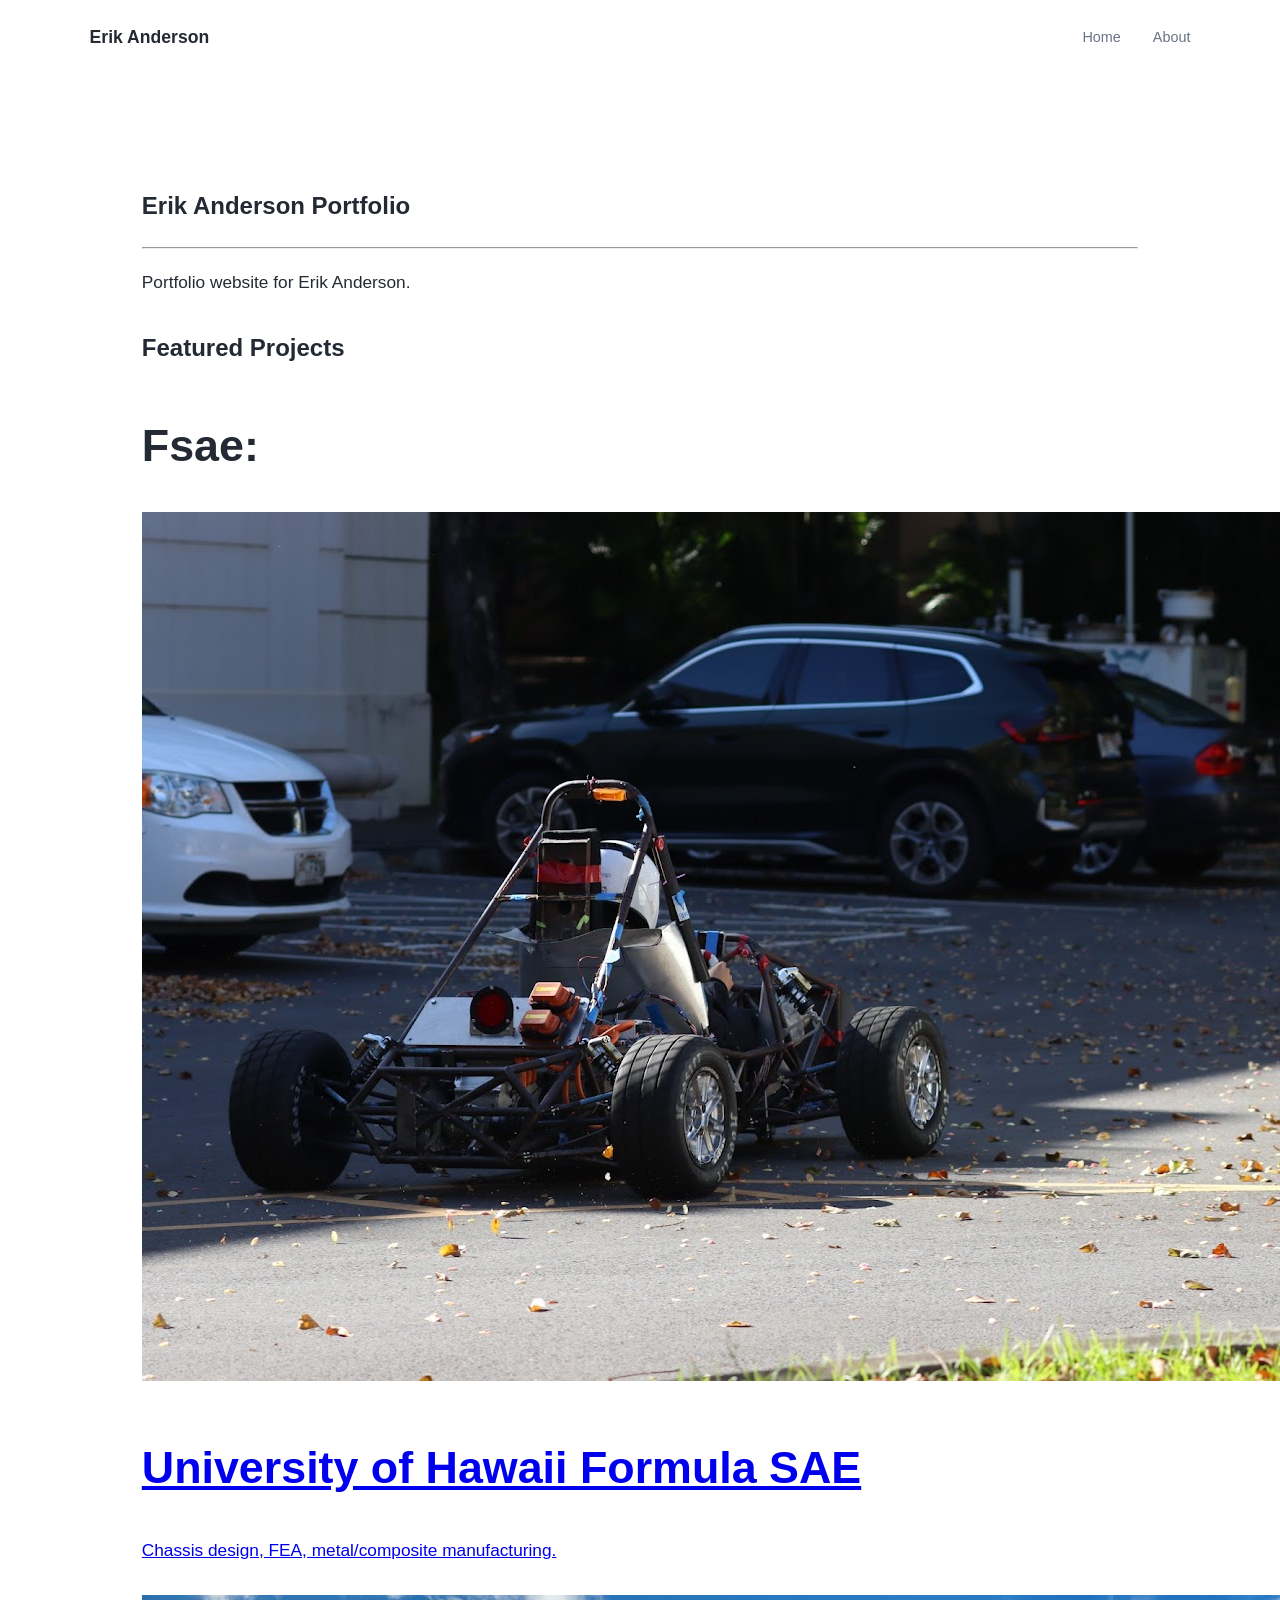
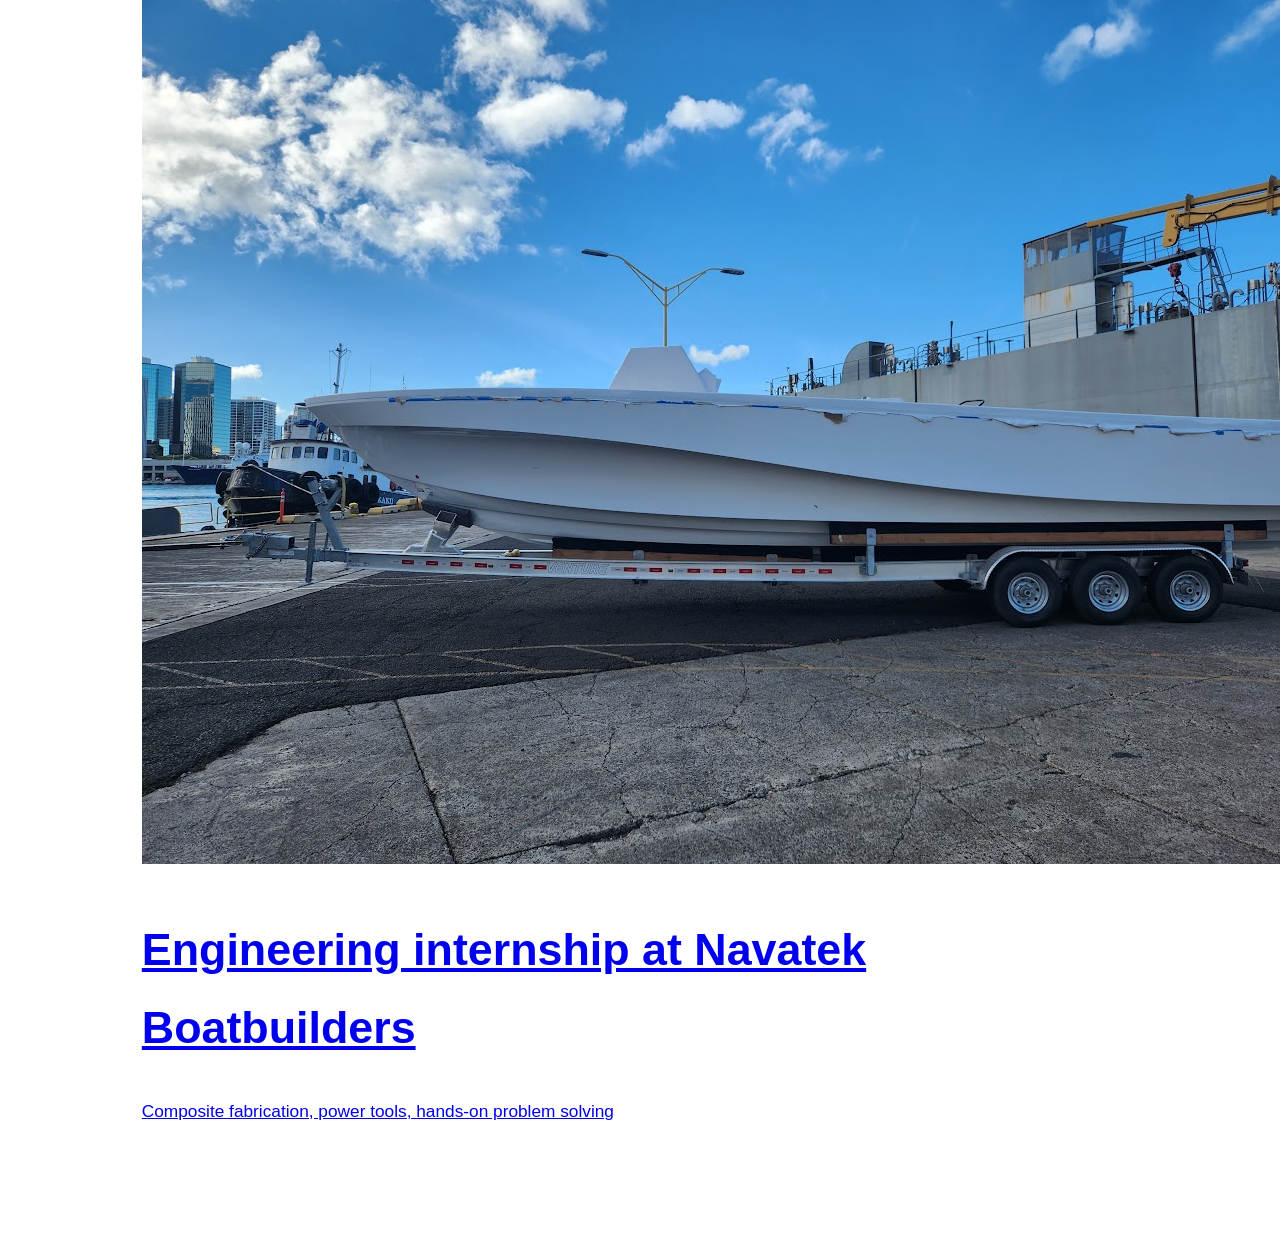
<file: index.html>
<!DOCTYPE html>
<html lang="en">
<head>
    <link rel="stylesheet" href="css/style.css">
    <meta charset="UTF-8">
    <meta name="viewport" content="width=device-width, initial-scale=1.0">
    <title>Erik Anderson Portfolio</title>
</head>
<body>

    <header class="site-header">
        <a href="./index.html" class="logo">Erik Anderson</a>
        <nav aria-label="Main navigation">
            <a href="./index.html">Home</a>
            <a href="about/index.html">About</a>
        </nav>
    </header>

    <main class= "project">

    <section>
    <h1>Erik Anderson Portfolio</h1>
    <hr>
    <p>Portfolio website for Erik Anderson.</p>
    <h1>Featured Projects</h1>
    <h2>Fsae:</h2>
    <div class="project-card">
    <a href="./projects/fsae.html">
        <img src="images/car.JPG" alt="UH Formula SAE car">
        <h2>University of Hawaii Formula SAE</h2>
        <p>Chassis design, FEA, metal/composite manufacturing.</p>
    </a>
    </div>
    <div class="project-card">
        <a href="./projects/nvt.html">
        <img src="images/nvt4.png" alt="Engineering internship at Navatek Boatbuilders">
        <h2>Engineering internship at Navatek Boatbuilders</h2>
        <p>Composite fabrication, power tools, hands-on problem solving</p>
    </a>
    </div>
</section>
</main>
</body>
</html>
</file>
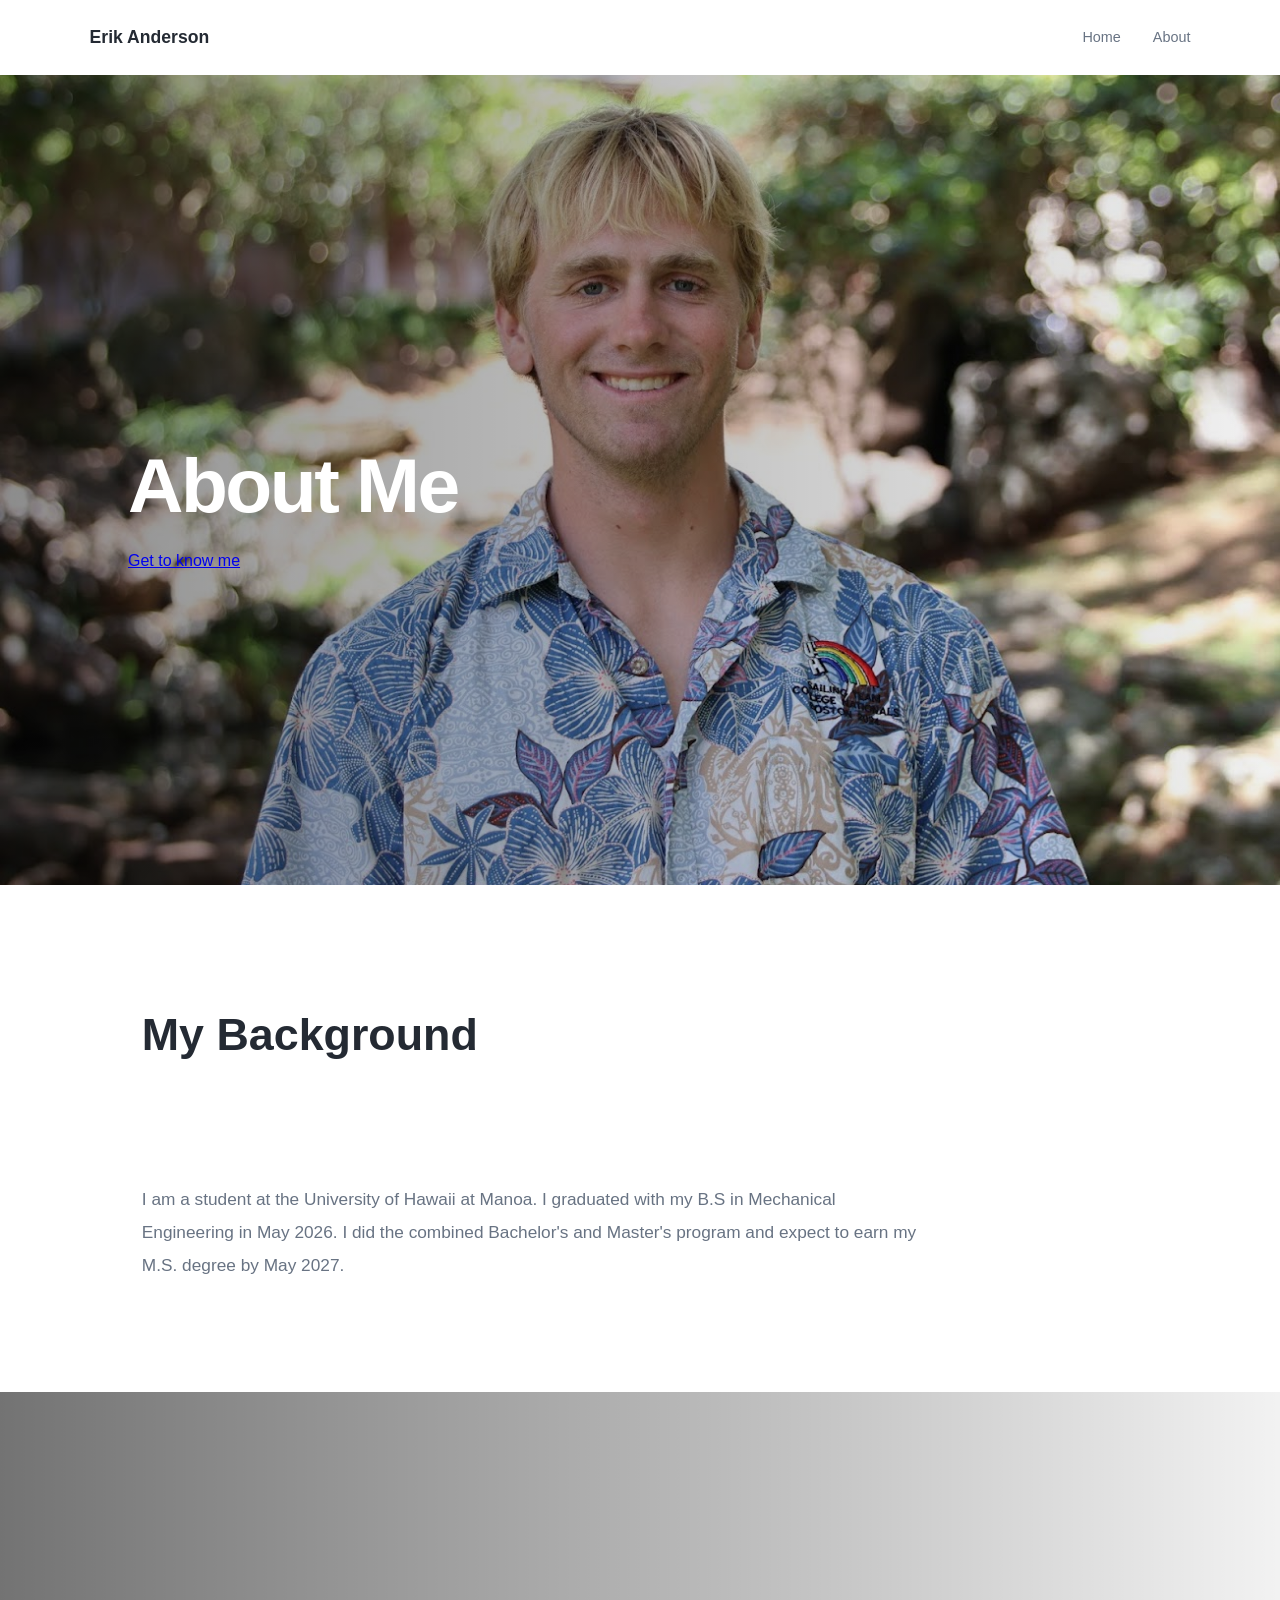
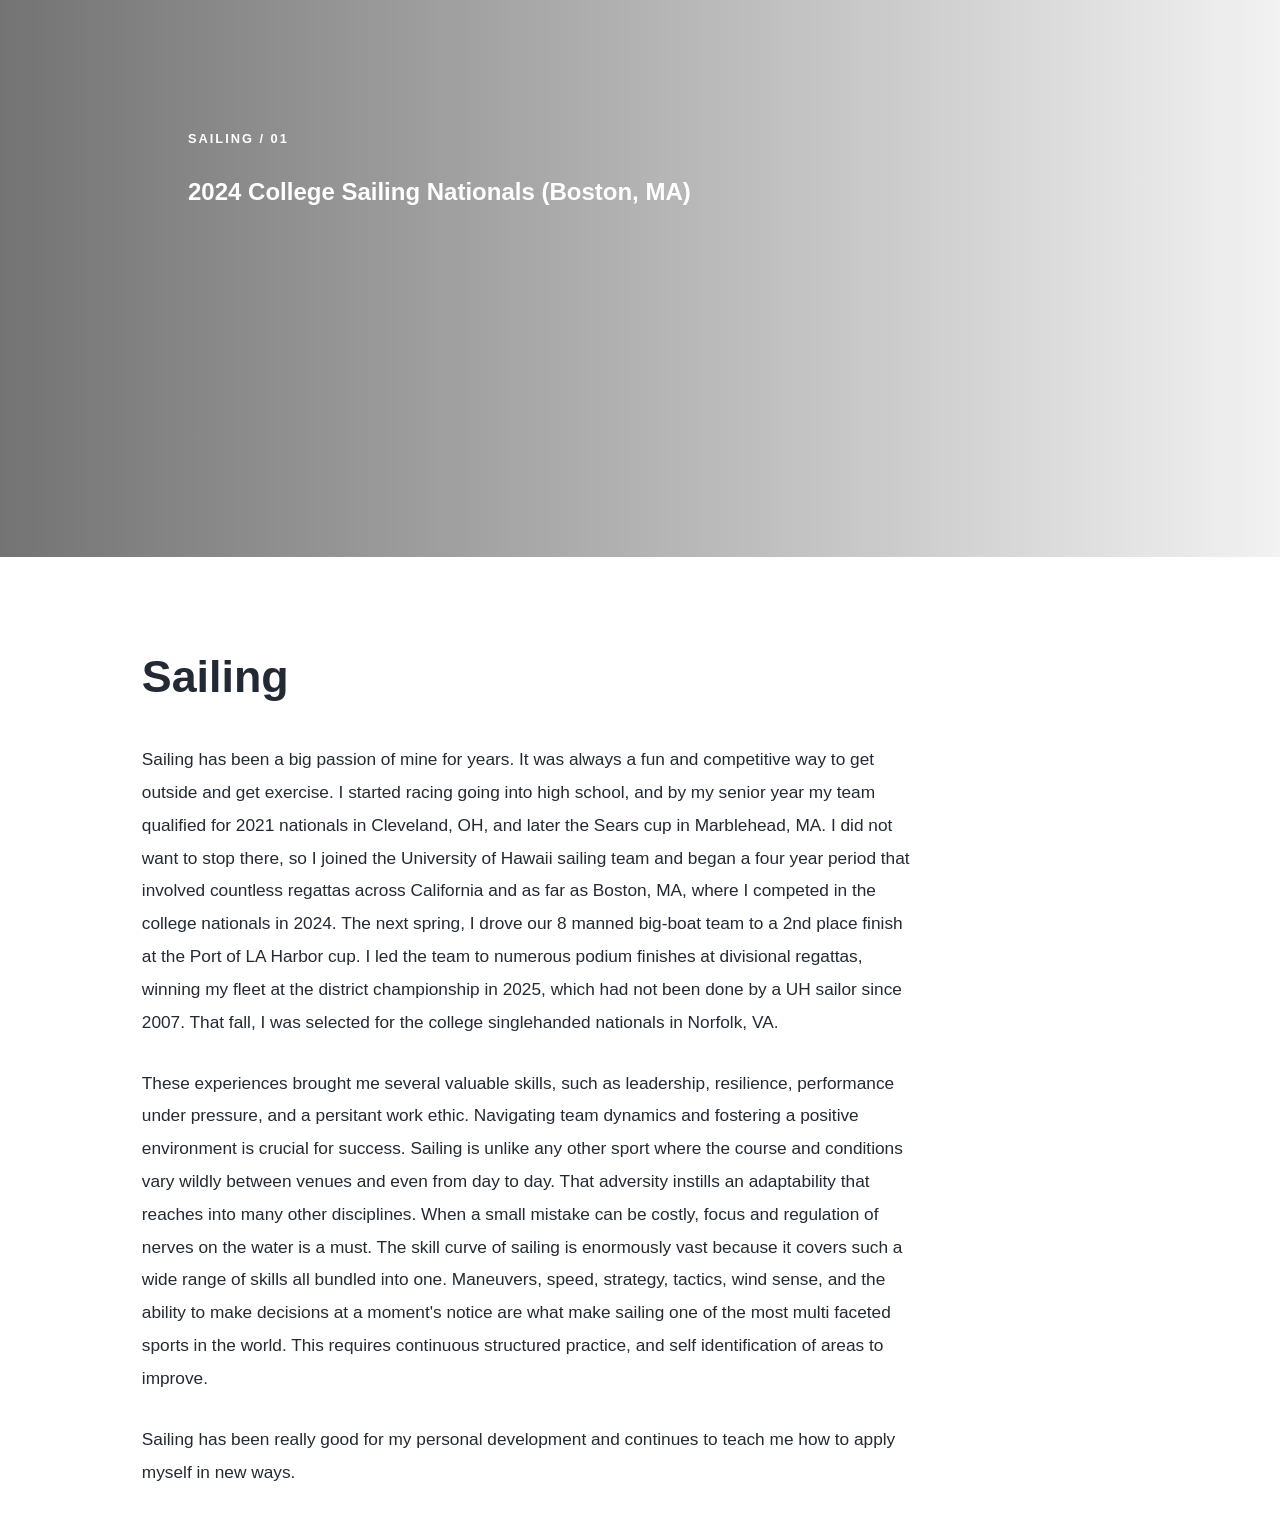
<file: about/index.html>
<!DOCTYPE html>
<html lang="en">
<head>
    <link rel="stylesheet" href="../css/style.css">
    <meta charset="UTF-8">
    <meta name="viewport" content="width=device-width, initial-scale=1.0">
    <title>Erik Anderson Portfolio</title>
</head>
<body>

    <header class="site-header">
        <a href="../index.html" class="logo">Erik Anderson</a>
        <nav aria-label="Projects">
            <a href="../index.html">Home</a>
            <a href="../about/index.html">About</a>
        </nav>
    </header>
    <main>



<section class="about-hero">
    <div class="hero-content">
        <h1>About Me</h1>
        <a href="#introduction" class="scroll-link">
            Get to know me
        </a>
    </div>

</section>
        <article class="project">
    <section id="introduction" class="content-section">    
    <h2>My Background</h2>
            </section>
    <section>

    <p class="subtitle">I am a student at the University of Hawaii at Manoa. I graduated with my B.S in Mechanical Engineering in May 2026. I did the combined Bachelor's and Master's program and expect to earn my M.S. degree by May 2027.</p>
    
</section>
</article>
<section class="image-break image-sailing">
    <div class="image-break-content">
        <p class="eyebrow">Sailing / 01</p>
        <h2>2024 College Sailing Nationals (Boston, MA)</h2>
    </div>
    </section>
    <article class="project">
        <h2>Sailing</h2>
        <p>Sailing has been a big passion of mine for years. It was always a fun and competitive way to get outside and get exercise. I started racing going into high school, and by my senior year my team qualified for 2021 nationals in Cleveland, OH, and
            later the Sears cup in Marblehead, MA. I did not want to stop there, so I joined the University of Hawaii sailing team and began a four year period that involved countless regattas across California and as far as Boston, MA, where I competed in
            the college nationals in 2024. The next spring, I drove our 8 manned big-boat team to a 2nd place finish at the Port of LA Harbor cup. I led the team to numerous podium finishes at divisional regattas, winning my fleet at the district championship
            in 2025, which had not been done by a UH sailor since 2007. That fall, I was selected for the college singlehanded nationals in Norfolk, VA.
        </p>
        <p>These experiences brought me several valuable skills, such as leadership, resilience, performance under pressure, and a persitant work ethic. Navigating team dynamics and fostering a positive environment is crucial for success. Sailing is unlike any
            other sport where the course and conditions vary wildly between venues and even from day to day. That adversity instills an adaptability that reaches into many other disciplines. When a small mistake can be costly, focus and regulation of nerves on
            the water is a must. The skill curve of sailing is enormously vast because it covers such a wide range of skills all bundled into one. Maneuvers, speed, strategy, tactics, wind sense, and the ability to make decisions at a moment's notice are what
            make sailing one of the most multi faceted sports in the world. This requires continuous structured practice, and self identification of areas to improve.
        </p>
        <p>Sailing has been really good for my personal development and continues to teach me how to apply myself in new ways.</p>
    </article>
</main>
    </body>
    </html>
</file>
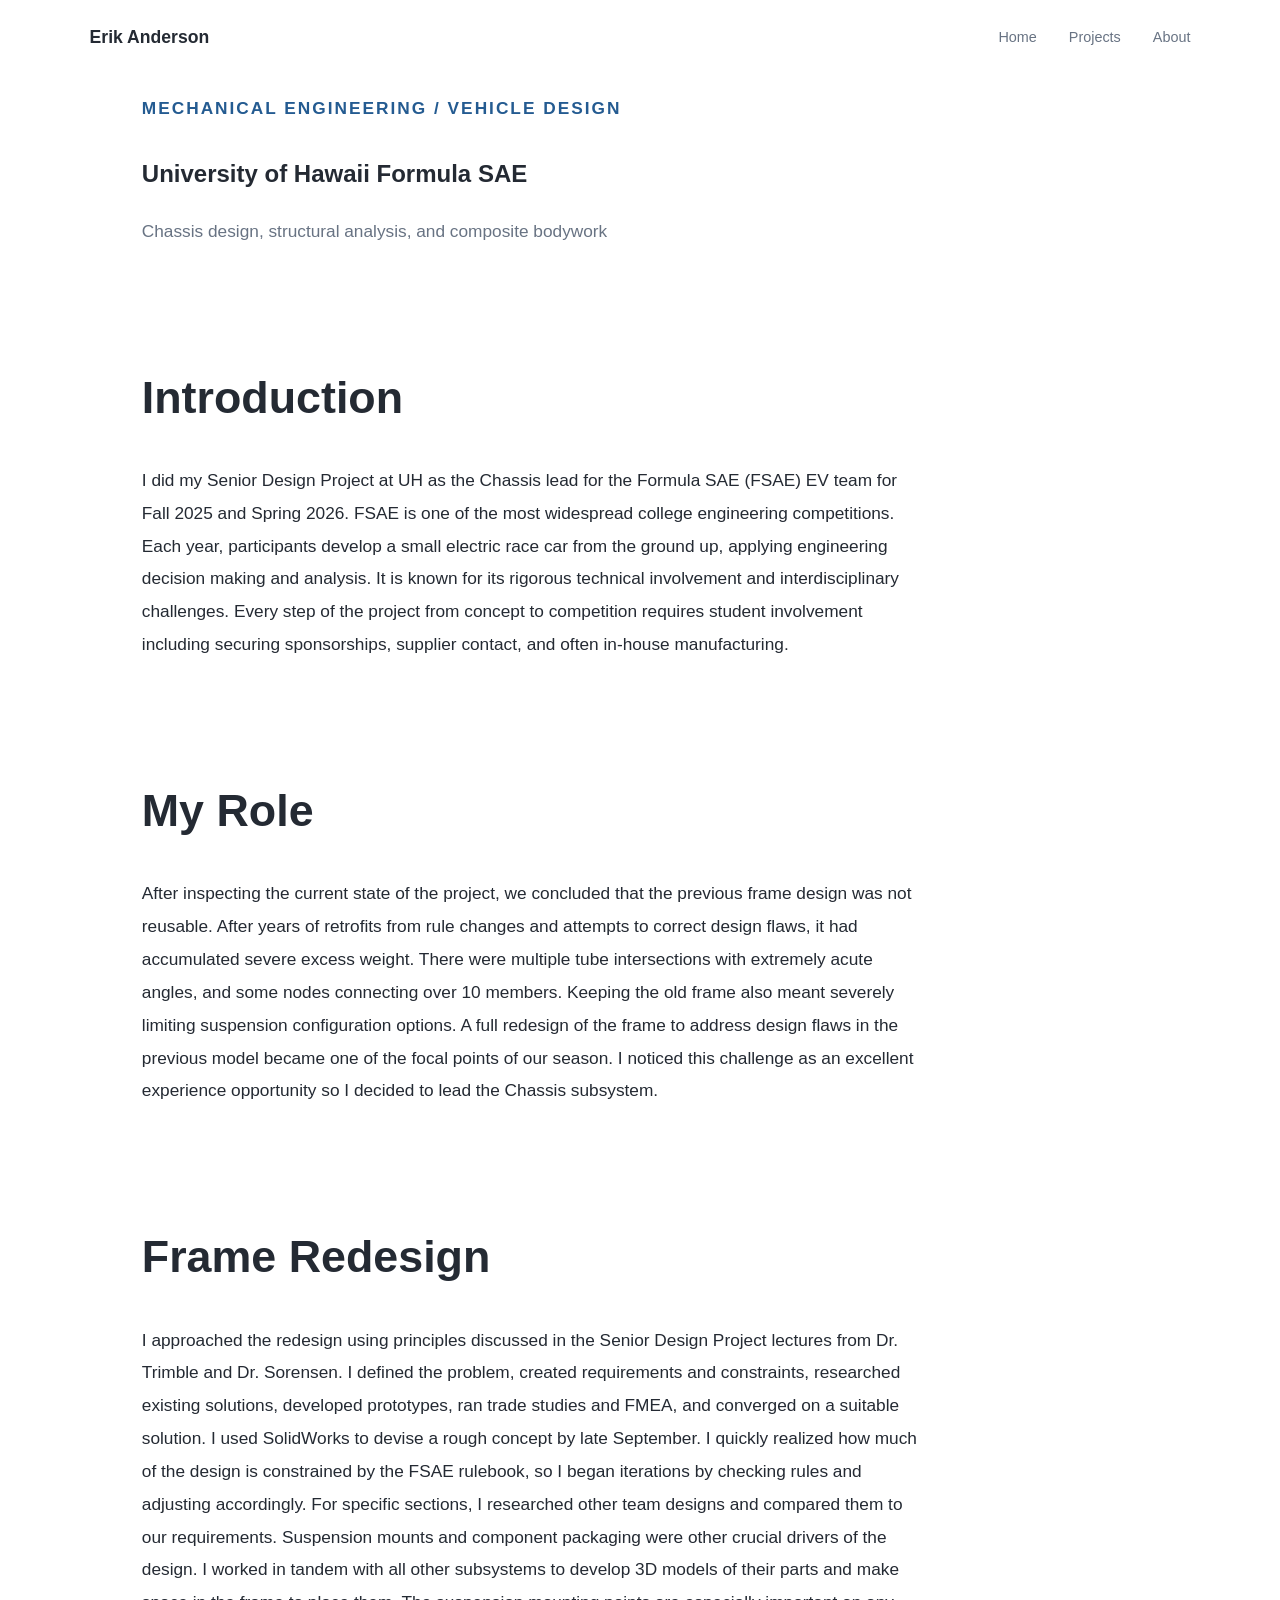
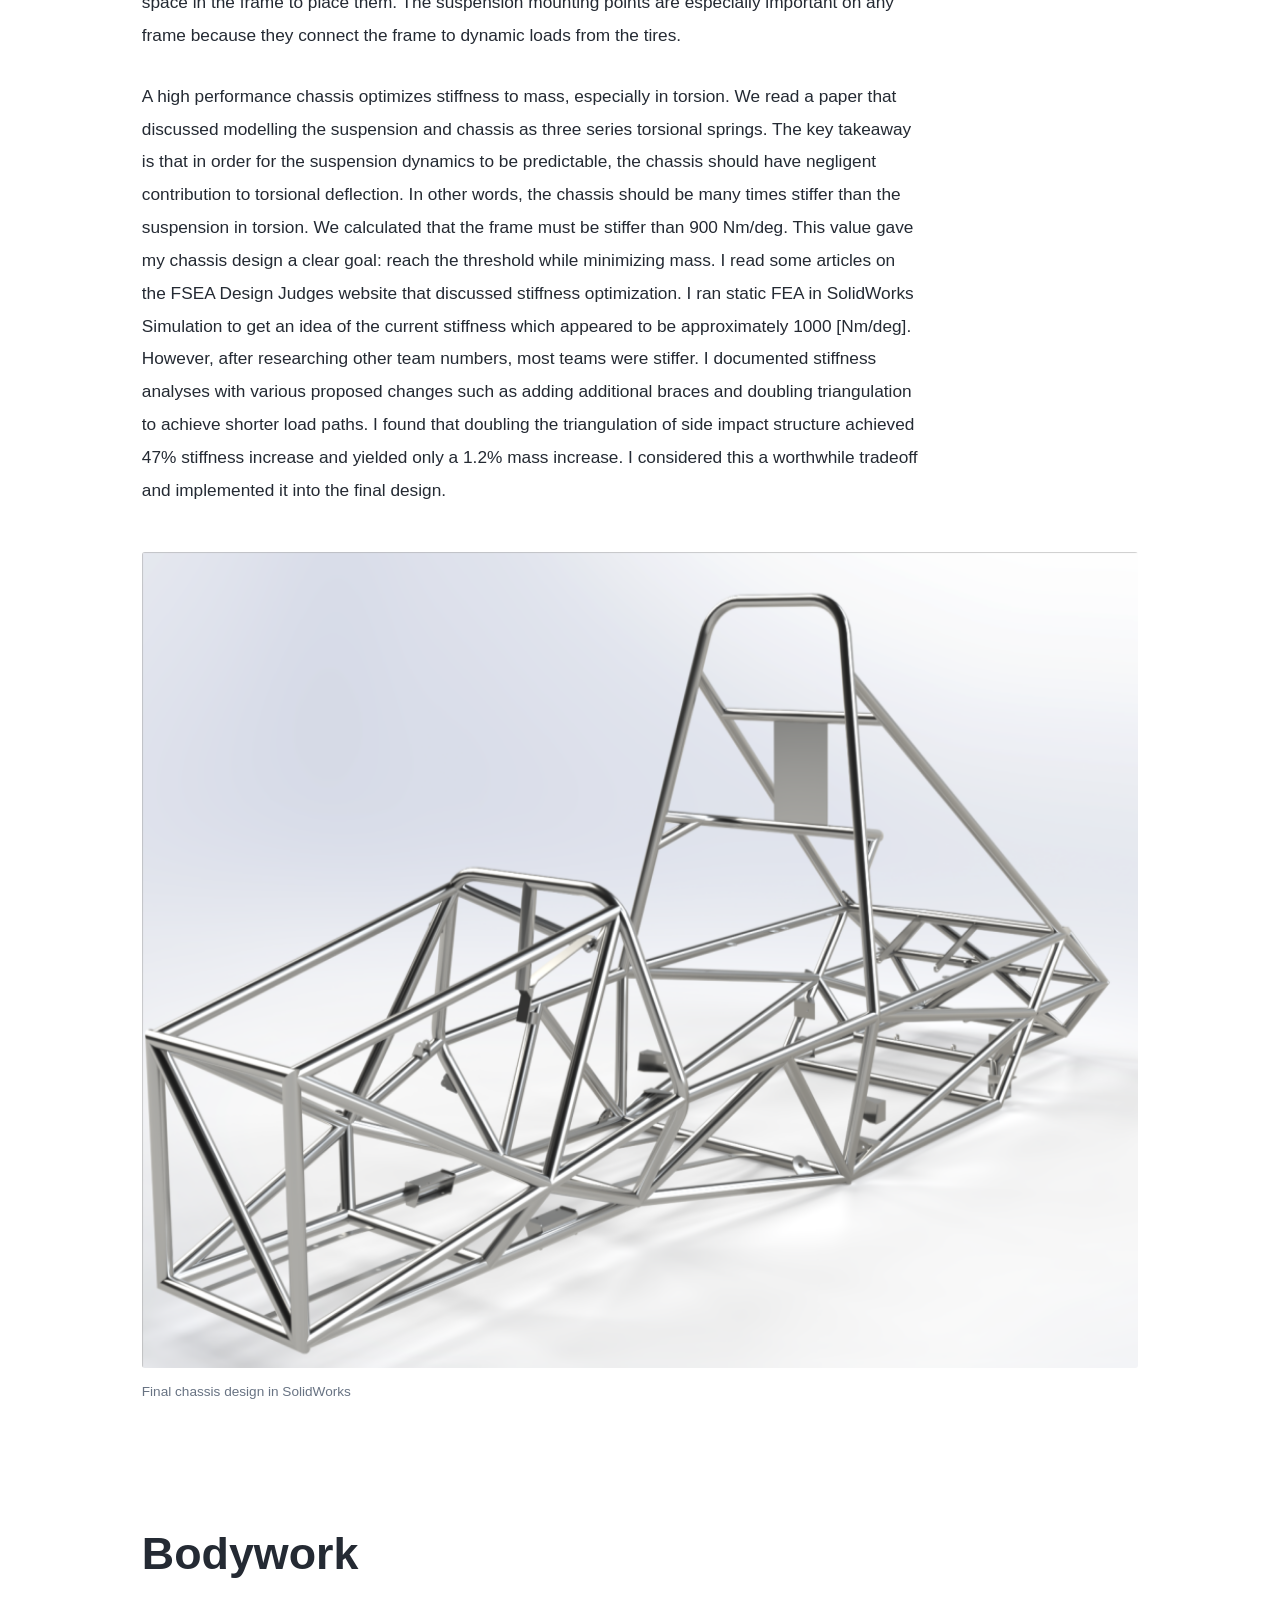
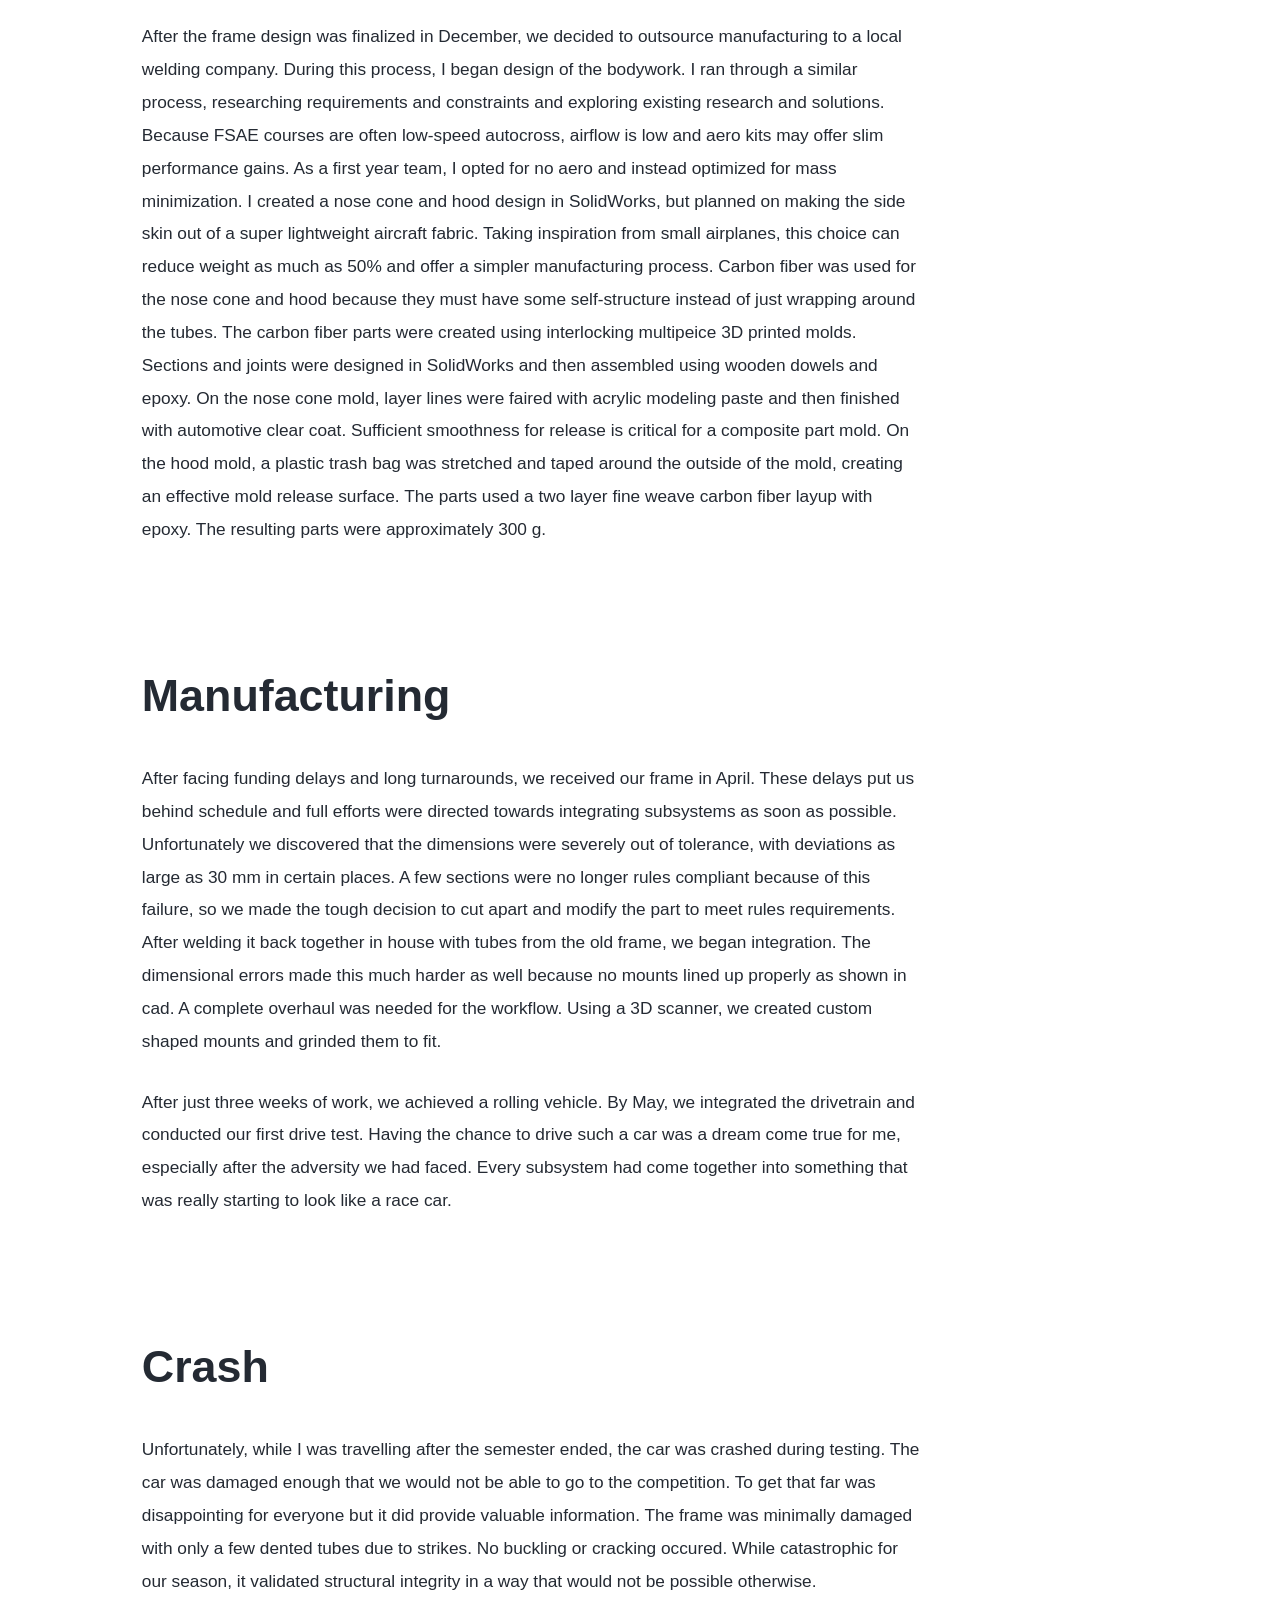
<file: pages/fsae.html>
<!DOCTYPE html>
<html lang="en">
<head>
    <link rel="stylesheet" href="../css/style.css">
    <meta charset="UTF-8">
    <meta name="viewport" content="width=device-width, initial-scale=1.0">
    <title>University of Hawaii Formula SAE</title>
</head>
<body>
        <header class="site-header">
        <a href="/" class="logo">Erik Anderson</a>
        <nav aria-label="Main navigation">
            <a href="/index.html">Home</a>
            <a href="#projects">Projects</a>
            <a href="#about">About</a>
        </nav>
    </header>

 <main>

    <article class="project">

        <header class="project-header">
        <p class="eyebrow">Mechanical Engineering / Vehicle Design</p>
        <h1>University of Hawaii Formula SAE</h1>
        <p class="subtitle">
            Chassis design, structural analysis, and composite bodywork
        </p>
    </header>
    <section>
    <h2>Introduction</h2>
    <p>I did my Senior Design Project at UH as the Chassis lead for the Formula SAE (FSAE) EV team for Fall 2025 and Spring 2026. FSAE is one of the most widespread college engineering competitions.
        Each year, participants develop a small electric race car from the ground up, applying engineering decision making and analysis.
        It is known for its rigorous technical involvement and interdisciplinary challenges. Every step of the project from concept to competition requires student involvement including securing sponsorships, supplier contact, and often in-house manufacturing.
    </p>
    </section>

    <section>
    <h2>My Role</h2>
    <p>After inspecting the current state of the project, we concluded that the previous frame design was not reusable. After years of retrofits from rule changes and attempts to correct design flaws, it had accumulated severe excess weight.
        There were multiple tube intersections with extremely acute angles, and some nodes connecting over 10 members. Keeping the old frame also meant severely limiting suspension configuration options. A full redesign of the frame to address design flaws
        in the previous model became one of the focal points of our season. I noticed this challenge as an excellent experience opportunity so I decided to lead the Chassis subsystem.
    </p>
    </section>

    <section>
    <h2>Frame Redesign</h2>
    <p>I approached the redesign using principles discussed in the Senior Design Project lectures from Dr. Trimble and Dr. Sorensen. I defined the problem, created requirements and constraints, researched existing solutions, developed prototypes, ran trade studies and FMEA,
         and converged on a suitable solution. I used SolidWorks to devise a rough concept by late September. I quickly realized how much of the design is constrained by the FSAE rulebook, so I began iterations by checking rules and adjusting accordingly. For specific
          sections, I researched other team designs and compared them to our requirements. Suspension mounts and component packaging were other crucial drivers of the design. I worked in tandem with all other subsystems to develop 3D models of their parts
          and make space in the frame to place them. The suspension mounting points are especially important on any frame because they connect the frame to dynamic loads from the tires.
    </p>
    <p>A high performance chassis optimizes stiffness to mass, especially in torsion. We read a paper that discussed modelling the suspension and chassis as three series torsional springs. The key takeaway is that in order for the suspension dynamics to be predictable,
        the chassis should have negligent contribution to torsional deflection. In other words, the chassis should be many times stiffer than the suspension in torsion. We calculated that the frame must be stiffer than 900 Nm/deg. This value gave my chassis design a clear goal:
        reach the threshold while minimizing mass. I read some articles on the FSEA Design Judges website that discussed stiffness optimization. I ran static FEA in SolidWorks Simulation to get an idea of the current stiffness which appeared to be approximately 1000 [Nm/deg].
        However, after researching other team numbers, most teams were stiffer. I documented stiffness analyses with various proposed changes such as adding additional braces and doubling triangulation to achieve shorter load paths. I found that doubling the triangulation of
        side impact structure achieved 47% stiffness increase and yielded only a 1.2% mass increase. I considered this a worthwhile tradeoff and implemented it into the final design.
    </p>
    <figure>
        <img src="../images/chassis-cad.png"
            alt = "SolidWorks model of the redesigned FSAE chassis">
            <figcaption>
                Final chassis design in SolidWorks
            </figcaption>
    </figure>
    </section>

    <section>
    <h2>Bodywork</h2>
    <p>After the frame design was finalized in December, we decided to outsource manufacturing to a local welding company. During this process, I began design of the bodywork. I ran through a similar process, researching requirements and constraints and exploring existing
        research and solutions. Because FSAE courses are often low-speed autocross, airflow is low and aero kits may offer slim performance gains. As a first year team, I opted for no aero and instead optimized for mass minimization. I created a nose cone and hood design in SolidWorks, but planned on making the side skin out of
        a super lightweight aircraft fabric. Taking inspiration from small airplanes, this choice can reduce weight as much as 50% and offer a simpler manufacturing process. Carbon fiber was used for the nose cone and hood because they must have some self-structure instead of just wrapping around the tubes.
        The carbon fiber parts were created using interlocking multipeice 3D printed molds. Sections and joints were designed in SolidWorks and then assembled using wooden dowels and epoxy. On the nose cone mold, layer lines were faired with acrylic modeling paste and then finished with automotive clear coat.
         Sufficient smoothness for release is critical for a composite part mold. On the hood mold, a plastic trash bag was stretched and taped around the outside of the mold, creating an effective mold release surface. The parts used a two layer fine weave carbon fiber layup with epoxy.
         The resulting parts were approximately 300 g.
    </p>
    </section>

    <section>
    <h2>Manufacturing</h2>
    <p>After facing funding delays and long turnarounds, we received our frame in April. These delays put us behind schedule and full
         efforts were directed towards integrating subsystems as soon as possible. Unfortunately we discovered that the dimensions were severely out of tolerance, with deviations as large as 30 mm in certain places. A few sections were no longer rules compliant
          because of this failure, so we made the tough decision to cut apart and modify the part to meet rules requirements. After welding it back together in house with tubes from the old frame, we began integration. The dimensional errors made this much harder as well
           because no mounts lined up properly as shown in cad. A complete overhaul was needed for the workflow. Using a 3D scanner, we created custom shaped mounts and grinded them to fit.
    </p>
    <p>
        After just three weeks of work, we achieved a rolling vehicle. By May, we integrated the drivetrain and conducted our first drive test. Having the chance to drive such a car was a dream come true for me, especially after the adversity we had faced.
         Every subsystem had come together into something that was really starting to look like a race car.
    </p>
    </section>

    <section>
    <h2>Crash</h2>
    <p>Unfortunately, while I was travelling after the semester ended, the car was crashed during testing. The car was damaged enough that we would not be able to go to the competition. To get that far was disappointing for everyone but it did provide valuable information.
         The frame was minimally damaged with only a few dented tubes due to strikes. No buckling or cracking occured. While catastrophic for our season, it validated structural integrity in a way that would not be possible otherwise.

    </p>
    </section>
    </article>
</main>
</body>
</html>
</file>
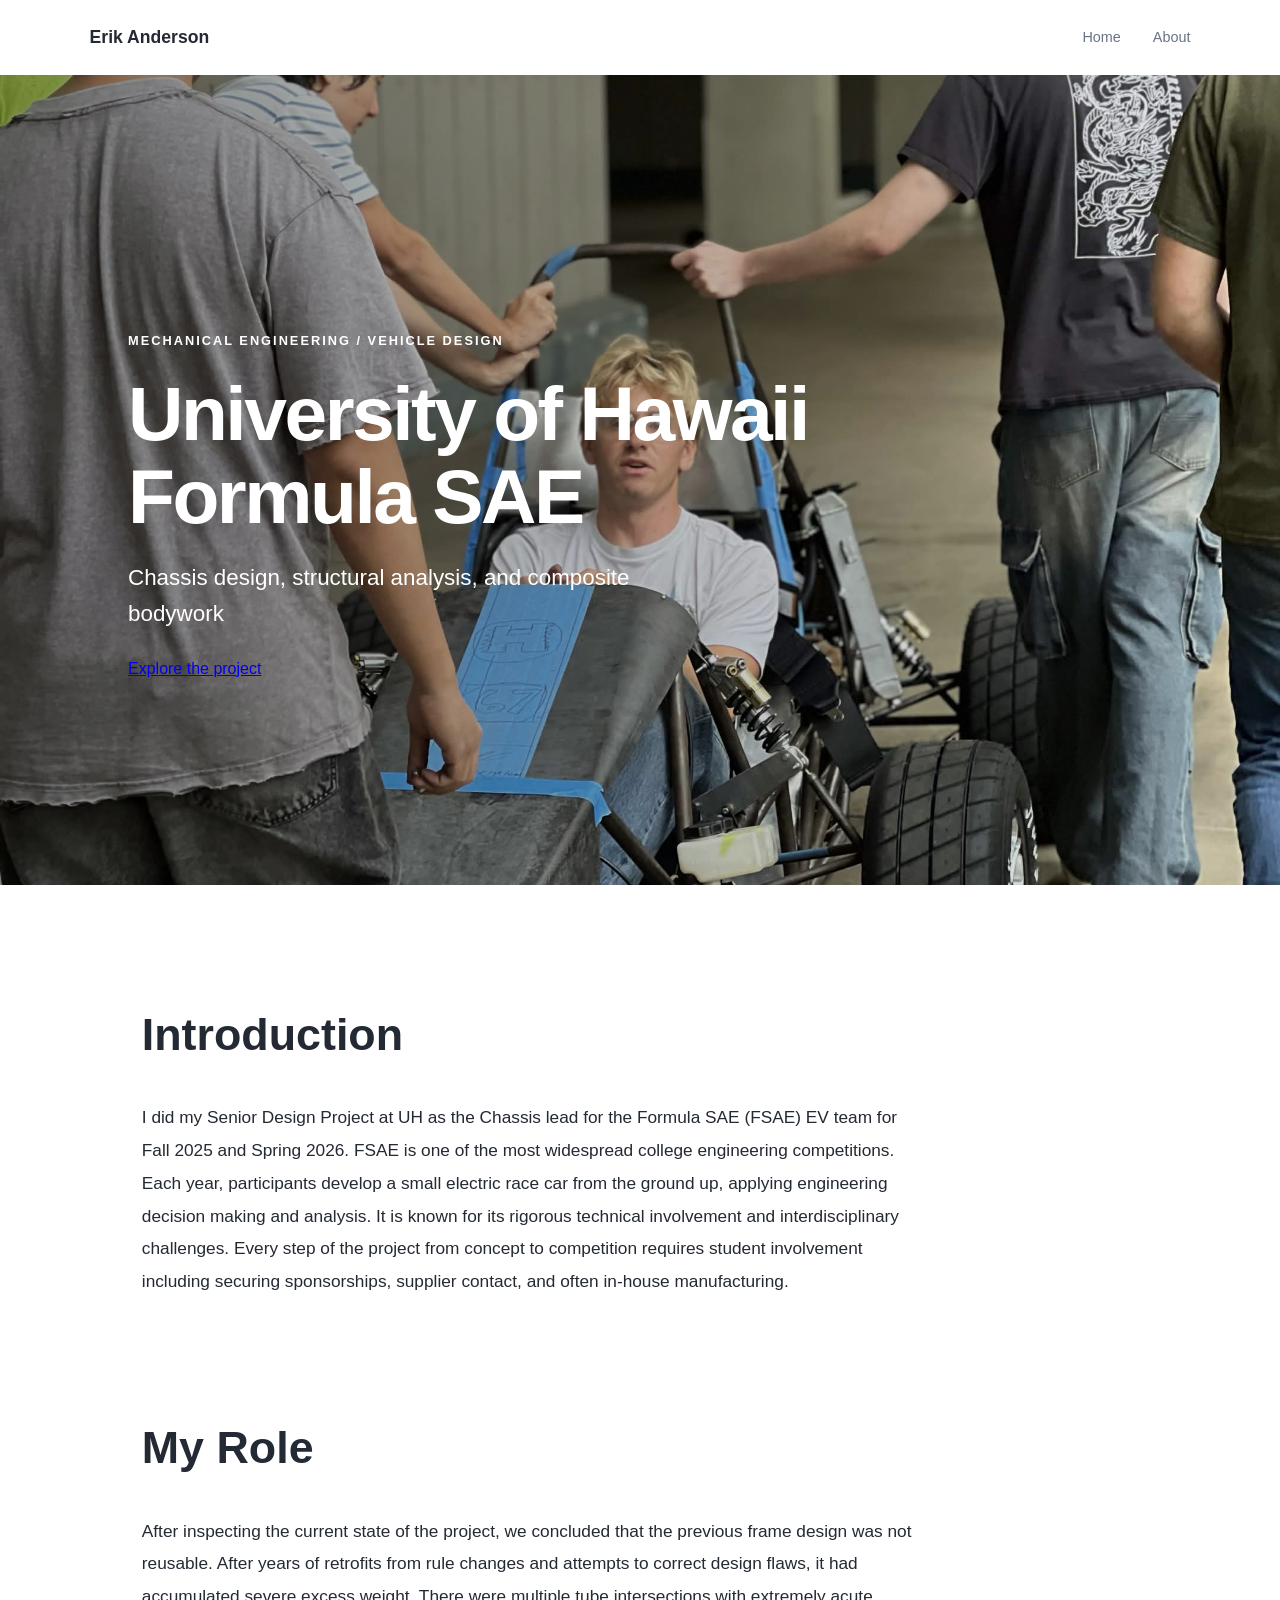
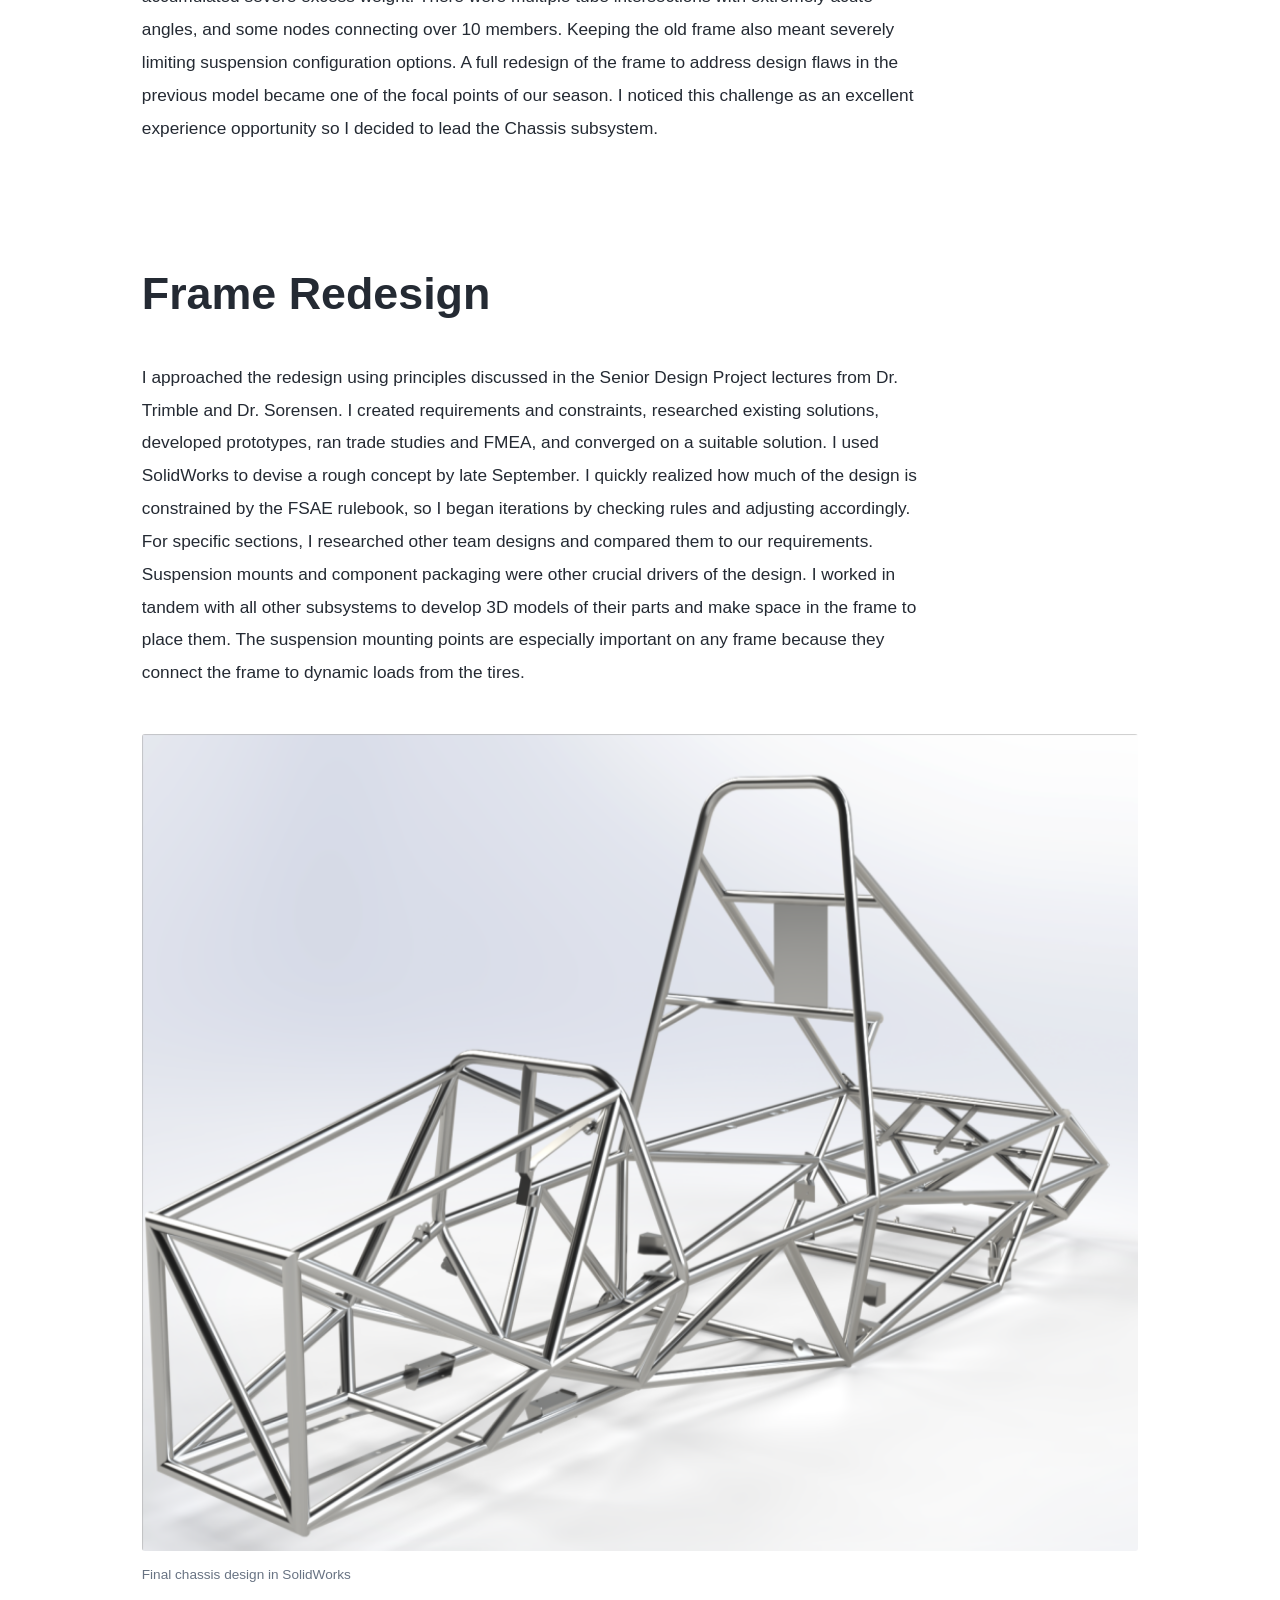
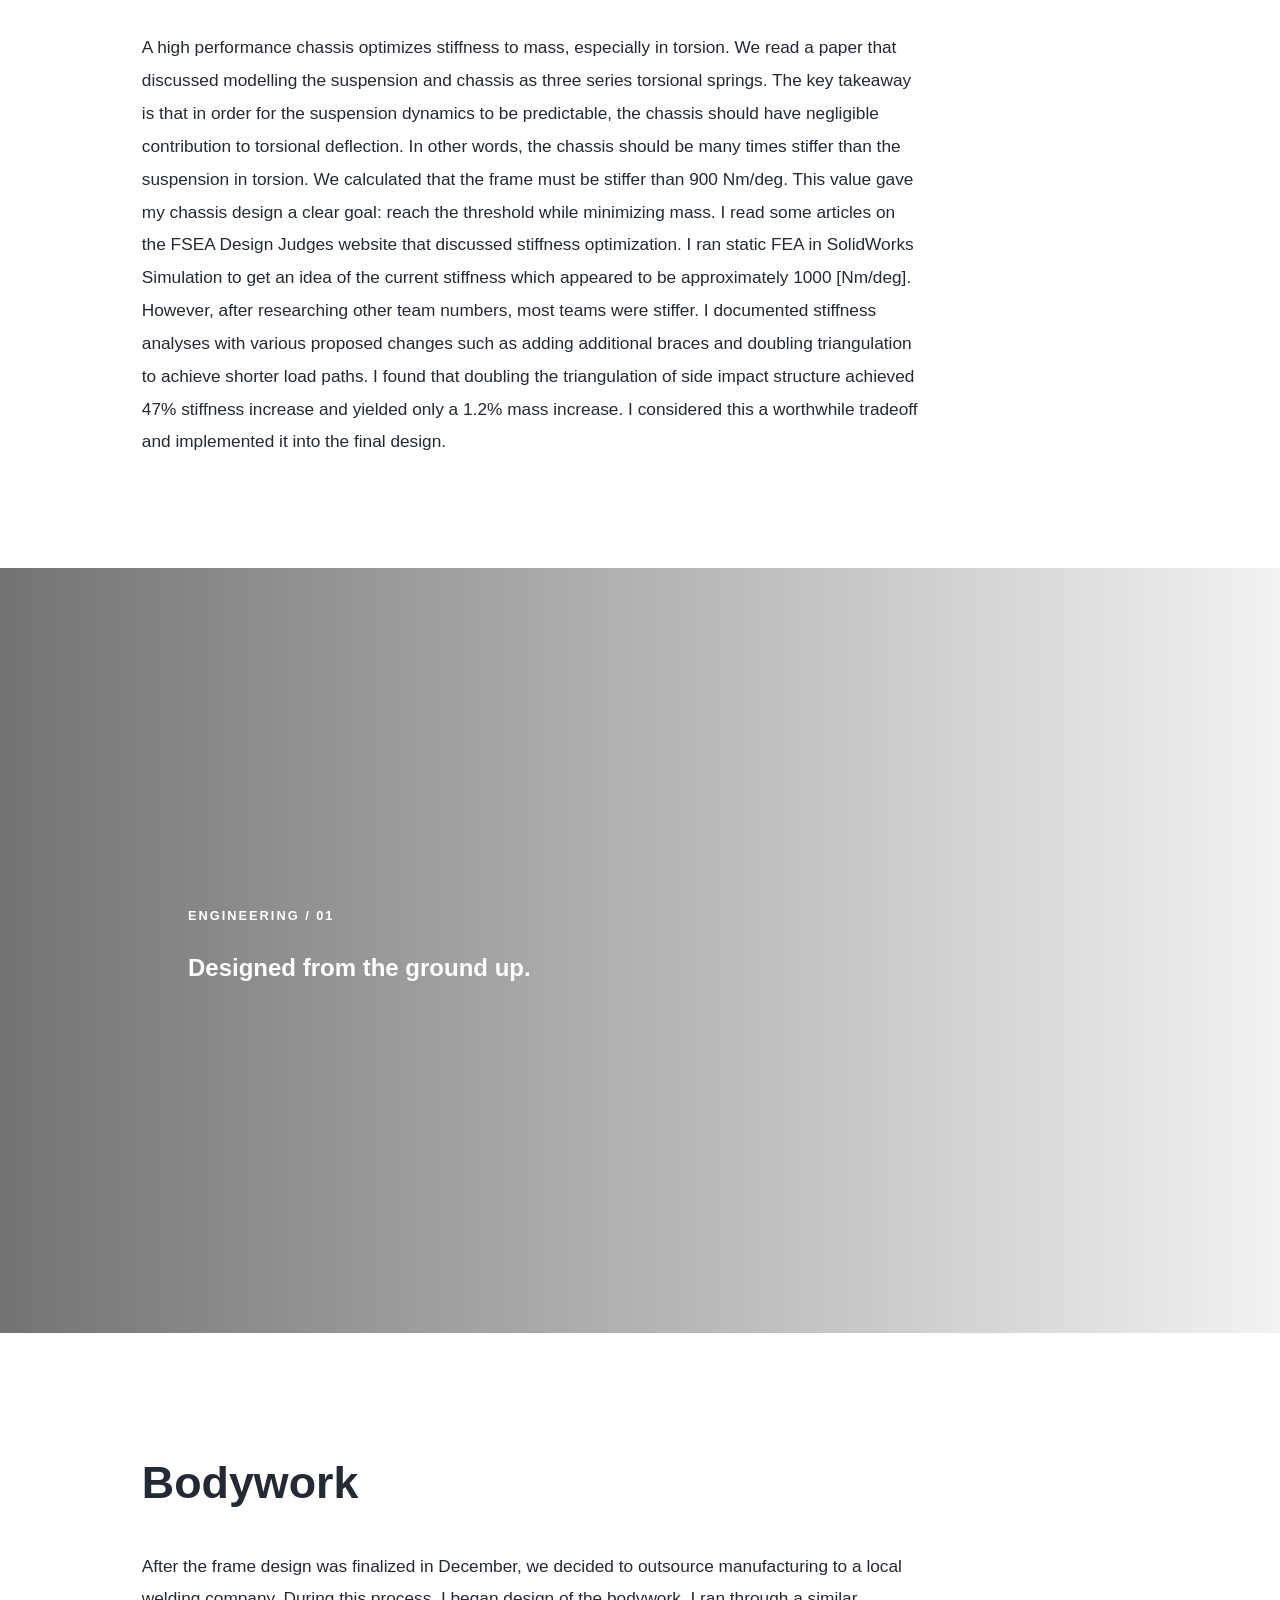
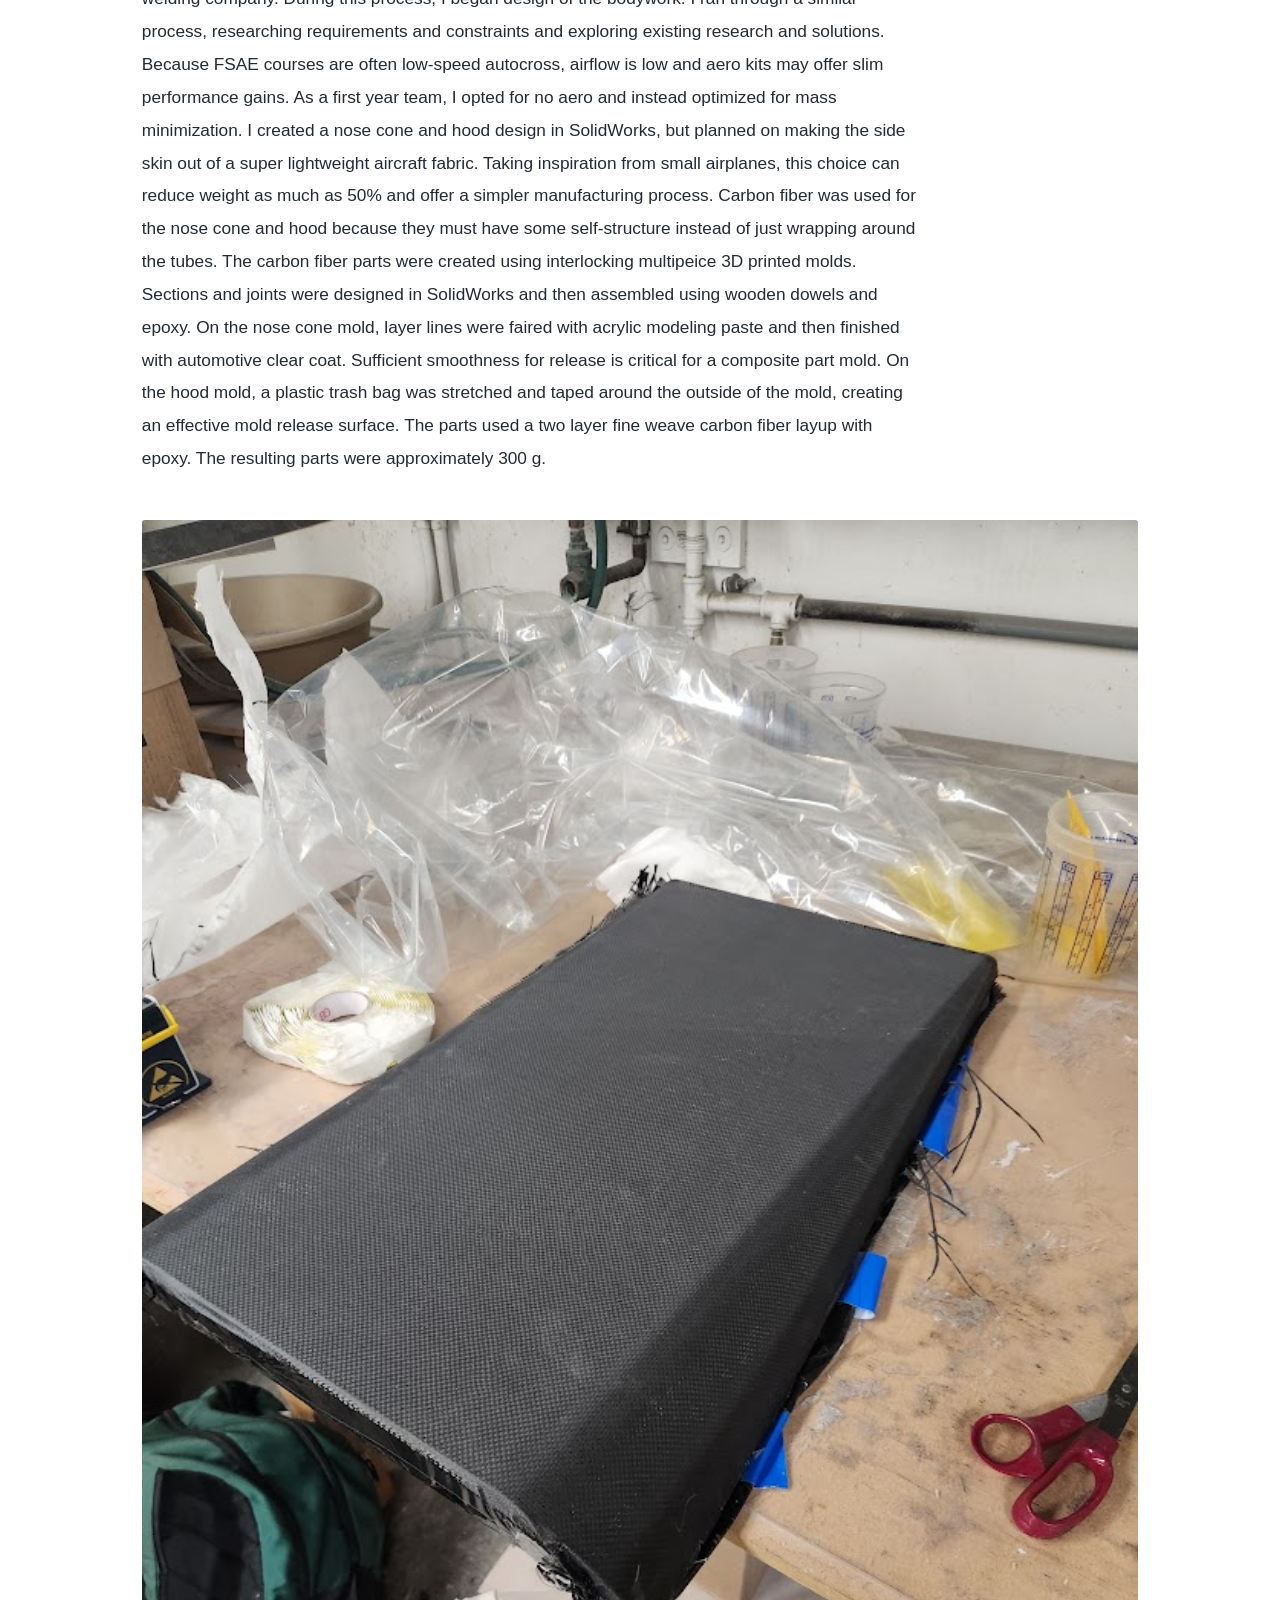
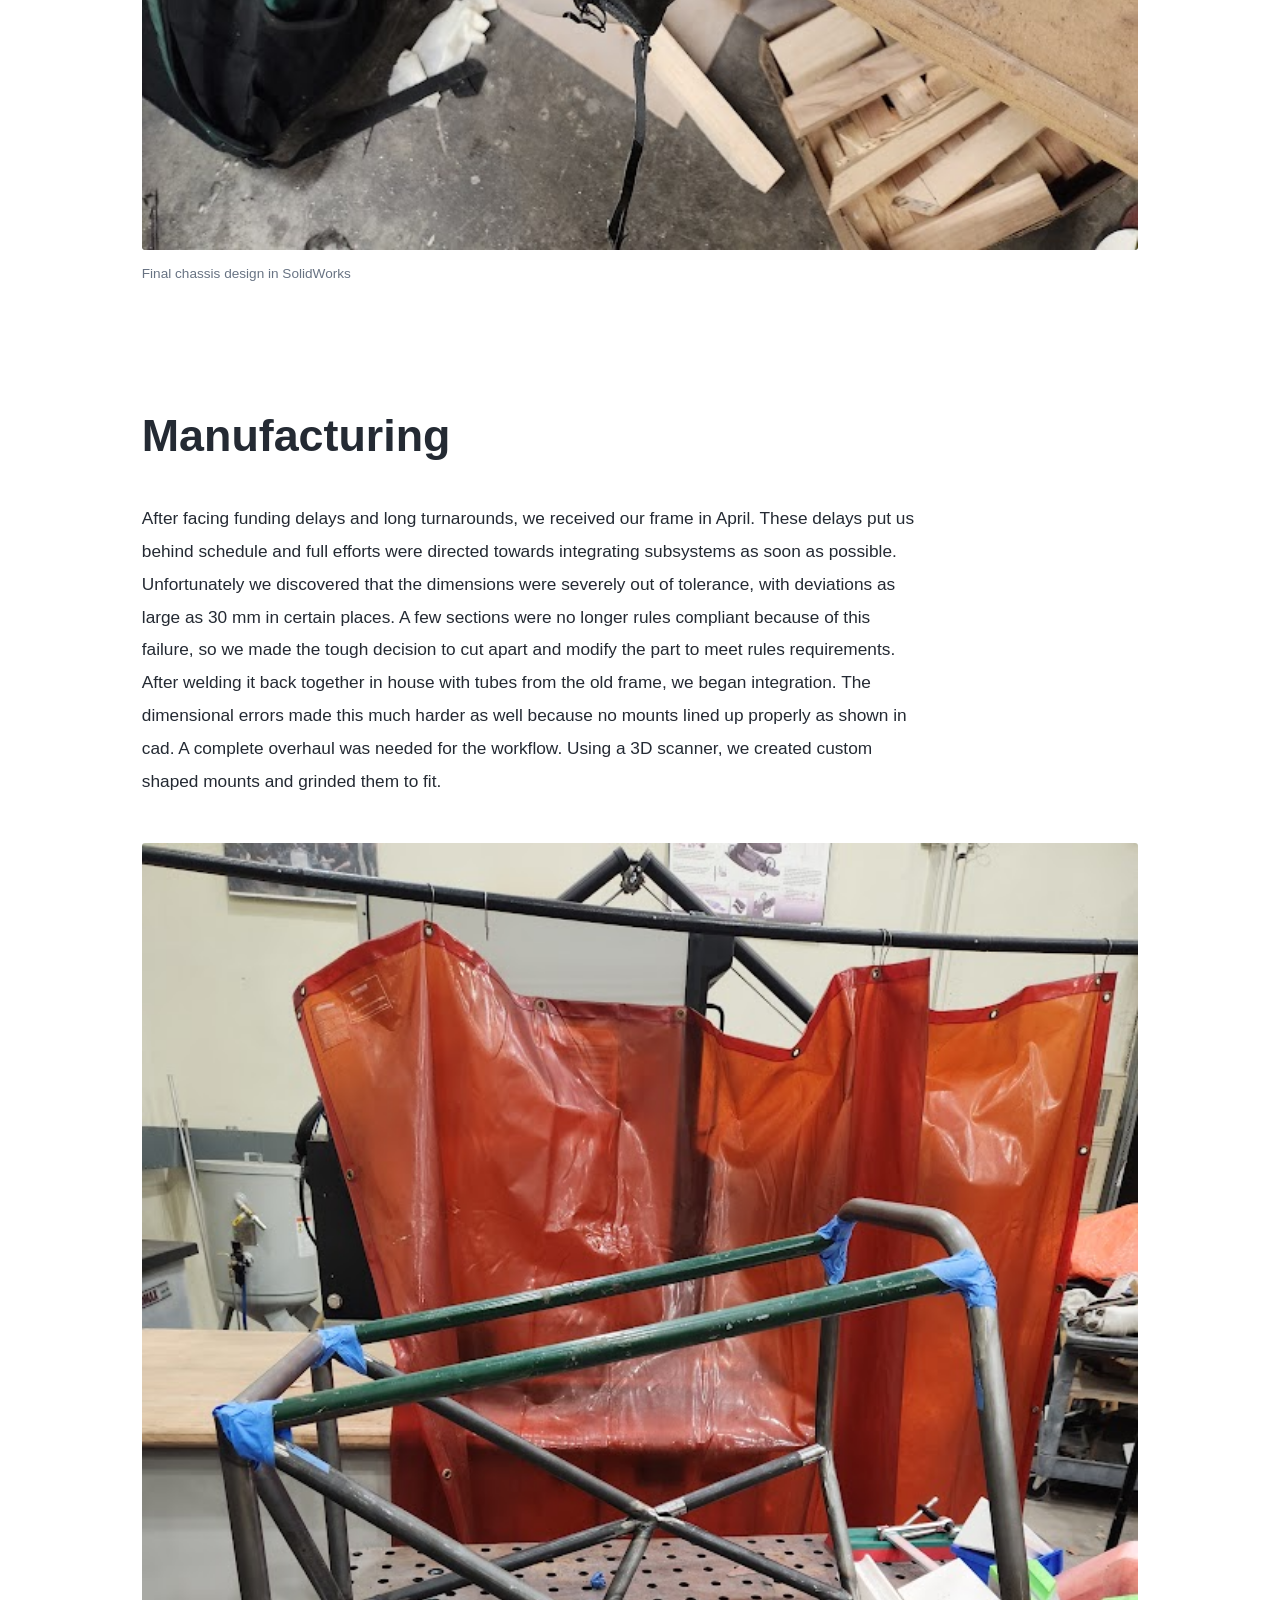
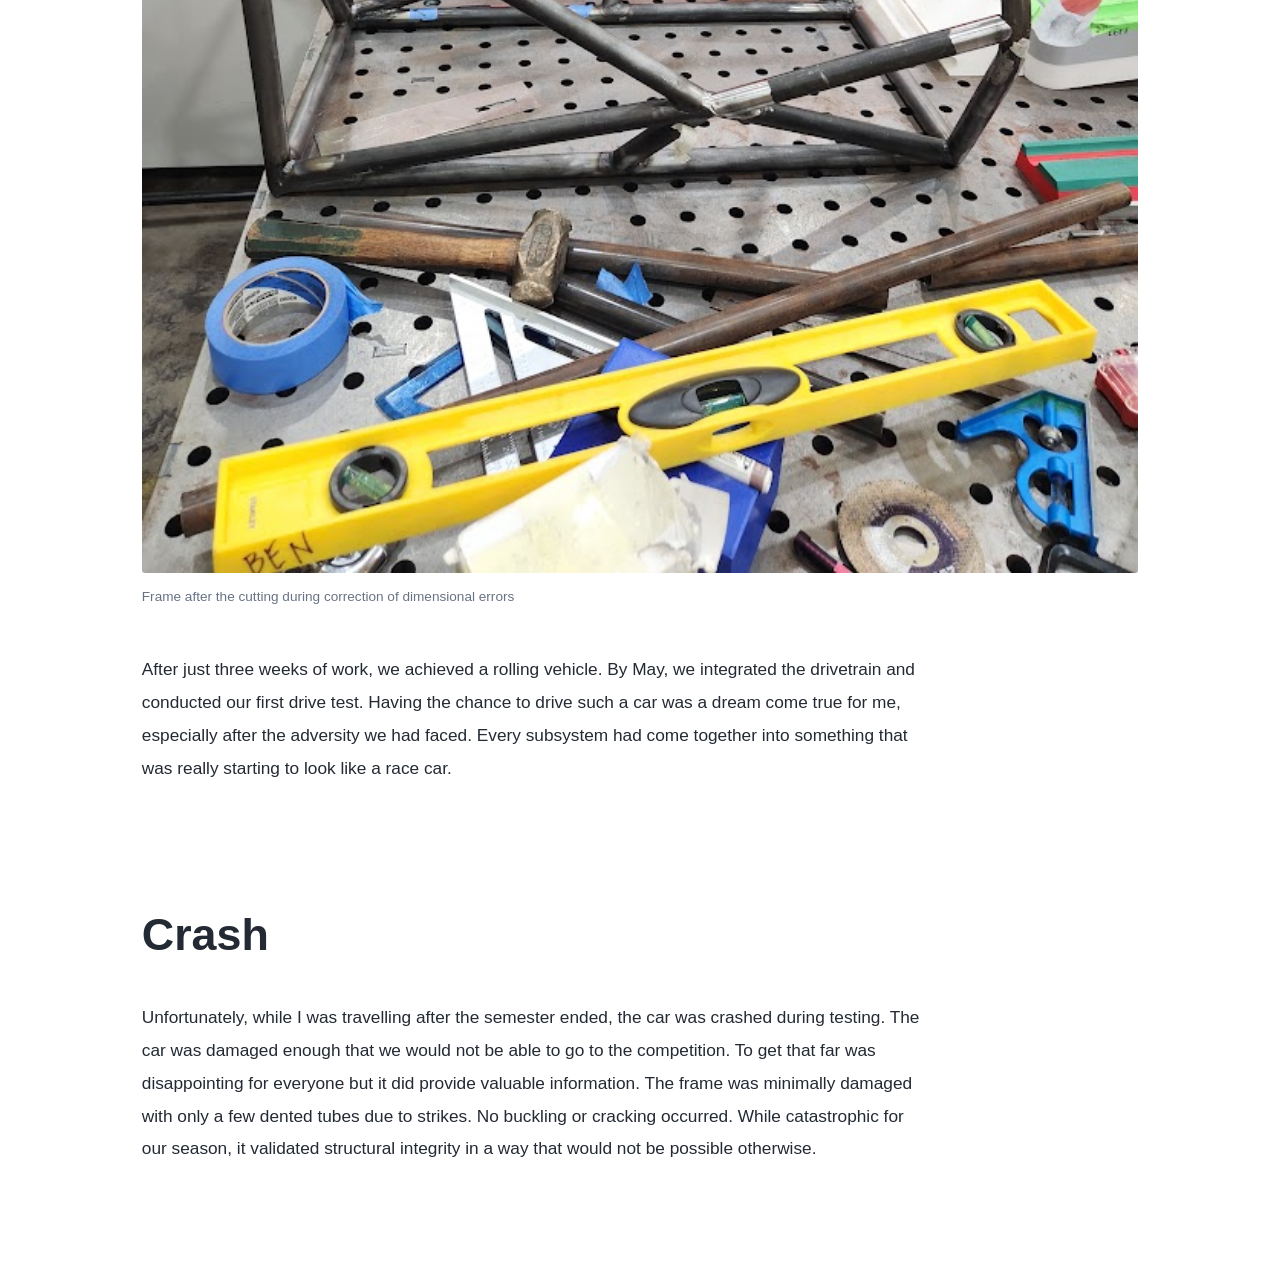
<file: projects/fsae.html>
<!DOCTYPE html>
<html lang="en">
<head>
    <link rel="stylesheet" href="../css/style.css">
    <meta charset="UTF-8">
    <meta name="viewport" content="width=device-width, initial-scale=1.0">
    <title>University of Hawaii Formula SAE</title>
</head>
<body>
    <header class="site-header">
        <a href="../index.html" class="logo">Erik Anderson</a>
        <nav aria-label="Main navigation">
            <a href="../index.html">Home</a>
            <a href="../about/index.html">About</a>
        </nav>
    </header>

 <main>


<section class="project-hero">
    <div class="hero-content">
        <p class="eyebrow">Mechanical Engineering / Vehicle Design</p>
        <h1>University of Hawaii Formula SAE</h1>
        <p class="subtitle">
            Chassis design, structural analysis, and composite bodywork
        </p>
        <a href="#introduction" class="scroll-link">
            Explore the project
        </a>
    </div>


</section>

<article class="project">

<section id="introduction" class="content-section">    
    <h2>Introduction</h2>
    <p>I did my Senior Design Project at UH as the Chassis lead for the Formula SAE (FSAE) EV team for Fall 2025 and Spring 2026. FSAE is one of the most widespread college engineering competitions.
        Each year, participants develop a small electric race car from the ground up, applying engineering decision making and analysis.
        It is known for its rigorous technical involvement and interdisciplinary challenges. Every step of the project from concept to competition requires student involvement including securing sponsorships, supplier contact, and often in-house manufacturing.
    </p>
    </section>

    <section>
    <h2>My Role</h2>
    <p>After inspecting the current state of the project, we concluded that the previous frame design was not reusable. After years of retrofits from rule changes and attempts to correct design flaws, it had accumulated severe excess weight.
        There were multiple tube intersections with extremely acute angles, and some nodes connecting over 10 members. Keeping the old frame also meant severely limiting suspension configuration options. A full redesign of the frame to address design flaws
        in the previous model became one of the focal points of our season. I noticed this challenge as an excellent experience opportunity so I decided to lead the Chassis subsystem.
    </p>
    </section>

    <section>
    <h2>Frame Redesign</h2>
    <p>I approached the redesign using principles discussed in the Senior Design Project lectures from Dr. Trimble and Dr. Sorensen. I created requirements and constraints, researched existing solutions, developed prototypes, ran trade studies and FMEA,
        and converged on a suitable solution. I used SolidWorks to devise a rough concept by late September. I quickly realized how much of the design is constrained by the FSAE rulebook, so I began iterations by checking rules and adjusting accordingly. For specific
        sections, I researched other team designs and compared them to our requirements. Suspension mounts and component packaging were other crucial drivers of the design. I worked in tandem with all other subsystems to develop 3D models of their parts
        and make space in the frame to place them. The suspension mounting points are especially important on any frame because they connect the frame to dynamic loads from the tires.
    </p>
        <figure>
        <img src="../images/chassis-cad.png"
            alt = "SolidWorks model of the redesigned FSAE chassis">
            <figcaption>
                Final chassis design in SolidWorks
            </figcaption>
    </figure>
    <p>A high performance chassis optimizes stiffness to mass, especially in torsion. We read a paper that discussed modelling the suspension and chassis as three series torsional springs. The key takeaway is that in order for the suspension dynamics to be predictable,
        the chassis should have negligible contribution to torsional deflection. In other words, the chassis should be many times stiffer than the suspension in torsion. We calculated that the frame must be stiffer than 900 Nm/deg. This value gave my chassis design a clear goal:
        reach the threshold while minimizing mass. I read some articles on the FSEA Design Judges website that discussed stiffness optimization. I ran static FEA in SolidWorks Simulation to get an idea of the current stiffness which appeared to be approximately 1000 [Nm/deg].
        However, after researching other team numbers, most teams were stiffer. I documented stiffness analyses with various proposed changes such as adding additional braces and doubling triangulation to achieve shorter load paths. I found that doubling the triangulation of
        side impact structure achieved 47% stiffness increase and yielded only a 1.2% mass increase. I considered this a worthwhile tradeoff and implemented it into the final design.
    </p>

    </section>
</article>

<section class="image-break image-chassis">
    <div class="image-break-content">
        <p class="eyebrow">Engineering / 01</p>
        <h2>Designed from the ground up.</h2>
    </div>
    </section>

<article class="project">
    <section>
    <h2>Bodywork</h2>
    <p>After the frame design was finalized in December, we decided to outsource manufacturing to a local welding company. During this process, I began design of the bodywork. I ran through a similar process, researching requirements and constraints and exploring existing
        research and solutions. Because FSAE courses are often low-speed autocross, airflow is low and aero kits may offer slim performance gains. As a first year team, I opted for no aero and instead optimized for mass minimization. I created a nose cone and hood design in SolidWorks, but planned on making the side skin out of
        a super lightweight aircraft fabric. Taking inspiration from small airplanes, this choice can reduce weight as much as 50% and offer a simpler manufacturing process. Carbon fiber was used for the nose cone and hood because they must have some self-structure instead of just wrapping around the tubes.
        The carbon fiber parts were created using interlocking multipeice 3D printed molds. Sections and joints were designed in SolidWorks and then assembled using wooden dowels and epoxy. On the nose cone mold, layer lines were faired with acrylic modeling paste and then finished with automotive clear coat.
         Sufficient smoothness for release is critical for a composite part mold. On the hood mold, a plastic trash bag was stretched and taped around the outside of the mold, creating an effective mold release surface. The parts used a two layer fine weave carbon fiber layup with epoxy.
         The resulting parts were approximately 300 g.
    </p>
    <figure>
        <img src="../images/fsae2.png"
            alt = "Hood after layup">
            <figcaption>
                Final chassis design in SolidWorks
            </figcaption>
    </figure>
    </section>

    <section>
    <h2>Manufacturing</h2>
    <p>After facing funding delays and long turnarounds, we received our frame in April. These delays put us behind schedule and full
         efforts were directed towards integrating subsystems as soon as possible. Unfortunately we discovered that the dimensions were severely out of tolerance, with deviations as large as 30 mm in certain places. A few sections were no longer rules compliant
          because of this failure, so we made the tough decision to cut apart and modify the part to meet rules requirements. After welding it back together in house with tubes from the old frame, we began integration. The dimensional errors made this much harder as well
           because no mounts lined up properly as shown in cad. A complete overhaul was needed for the workflow. Using a 3D scanner, we created custom shaped mounts and grinded them to fit.
    </p>
        <figure>
        <img src="../images/fsae1.png"
            alt = "SolidWorks model of the redesigned FSAE chassis">
            <figcaption>
                Frame after the cutting during correction of dimensional errors
            </figcaption>
    </figure>
    <p>
        After just three weeks of work, we achieved a rolling vehicle. By May, we integrated the drivetrain and conducted our first drive test. Having the chance to drive such a car was a dream come true for me, especially after the adversity we had faced.
         Every subsystem had come together into something that was really starting to look like a race car.
    </p>
    </section>

    <section>
    <h2>Crash</h2>
    <p>Unfortunately, while I was travelling after the semester ended, the car was crashed during testing. The car was damaged enough that we would not be able to go to the competition. To get that far was disappointing for everyone but it did provide valuable information.
         The frame was minimally damaged with only a few dented tubes due to strikes. No buckling or cracking occurred. While catastrophic for our season, it validated structural integrity in a way that would not be possible otherwise.

    </p>
    </section>
    </article>
</main>
</body>
</html>
</file>
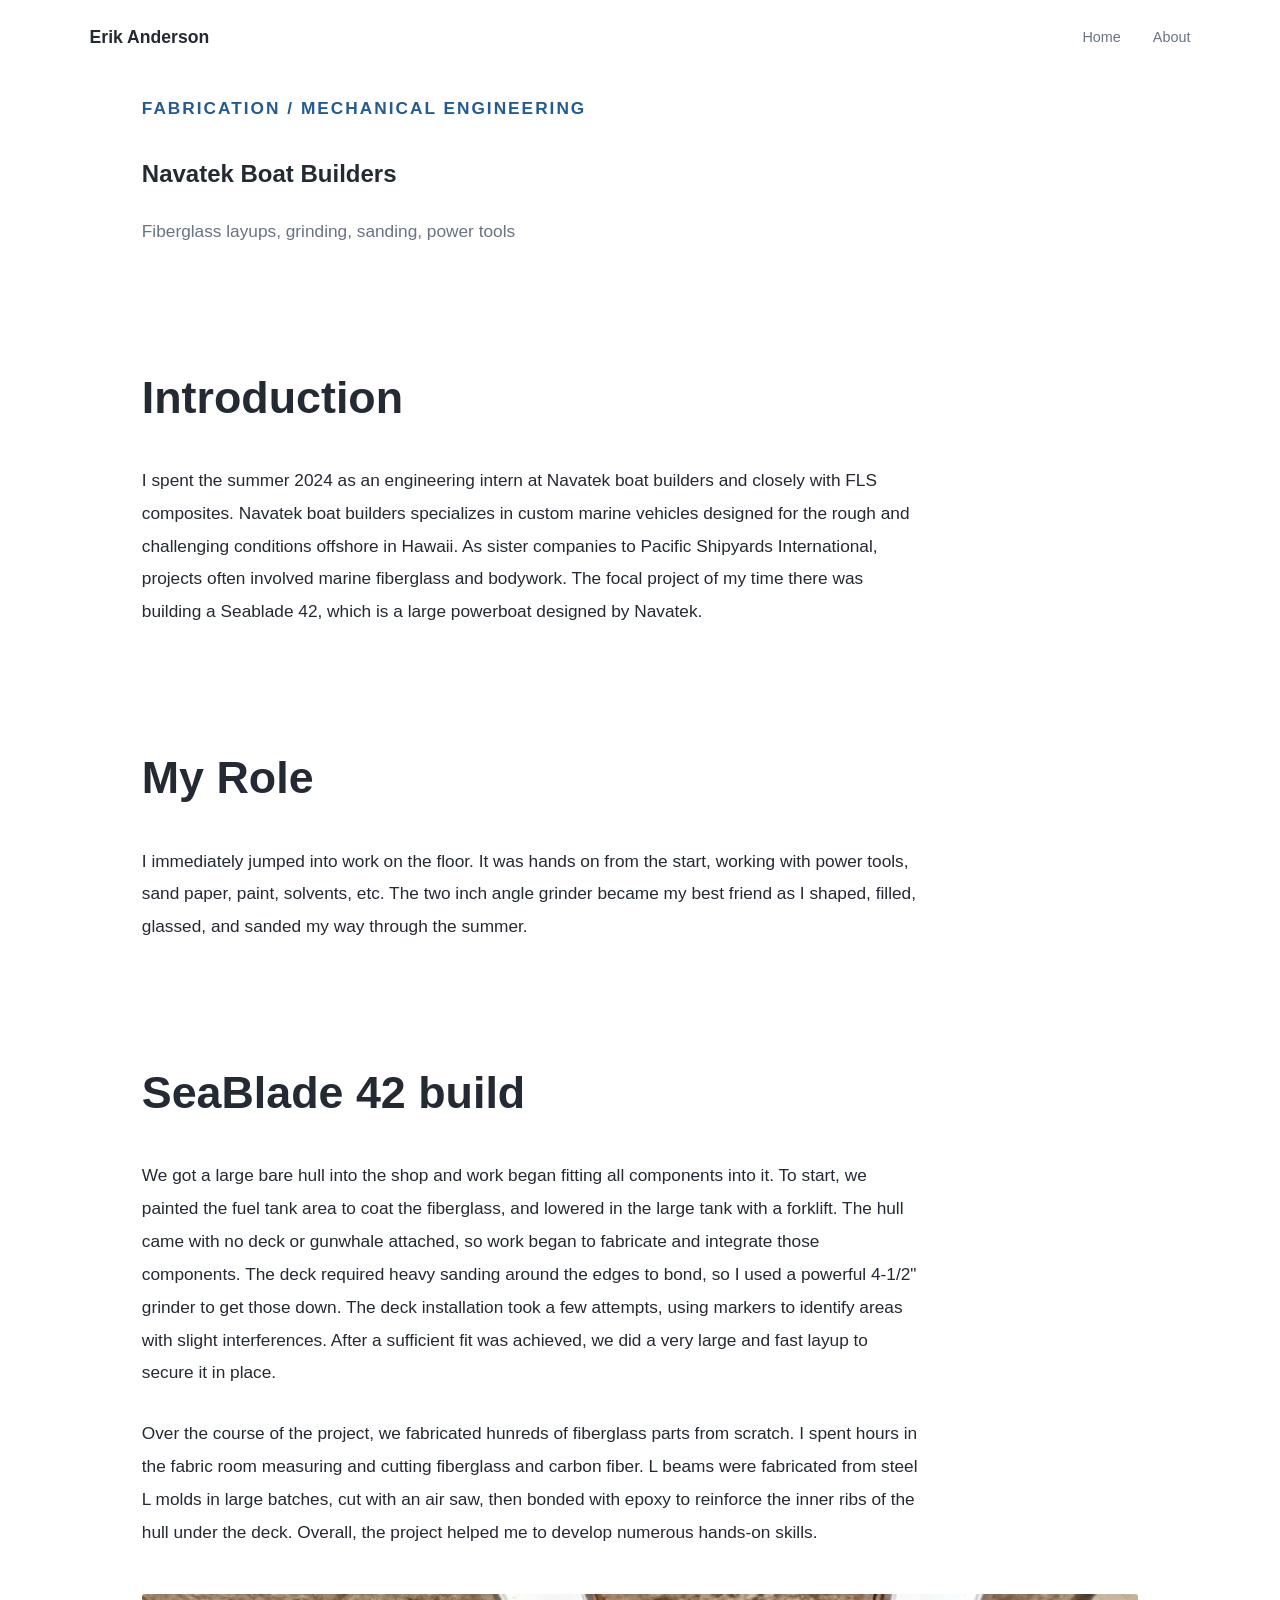
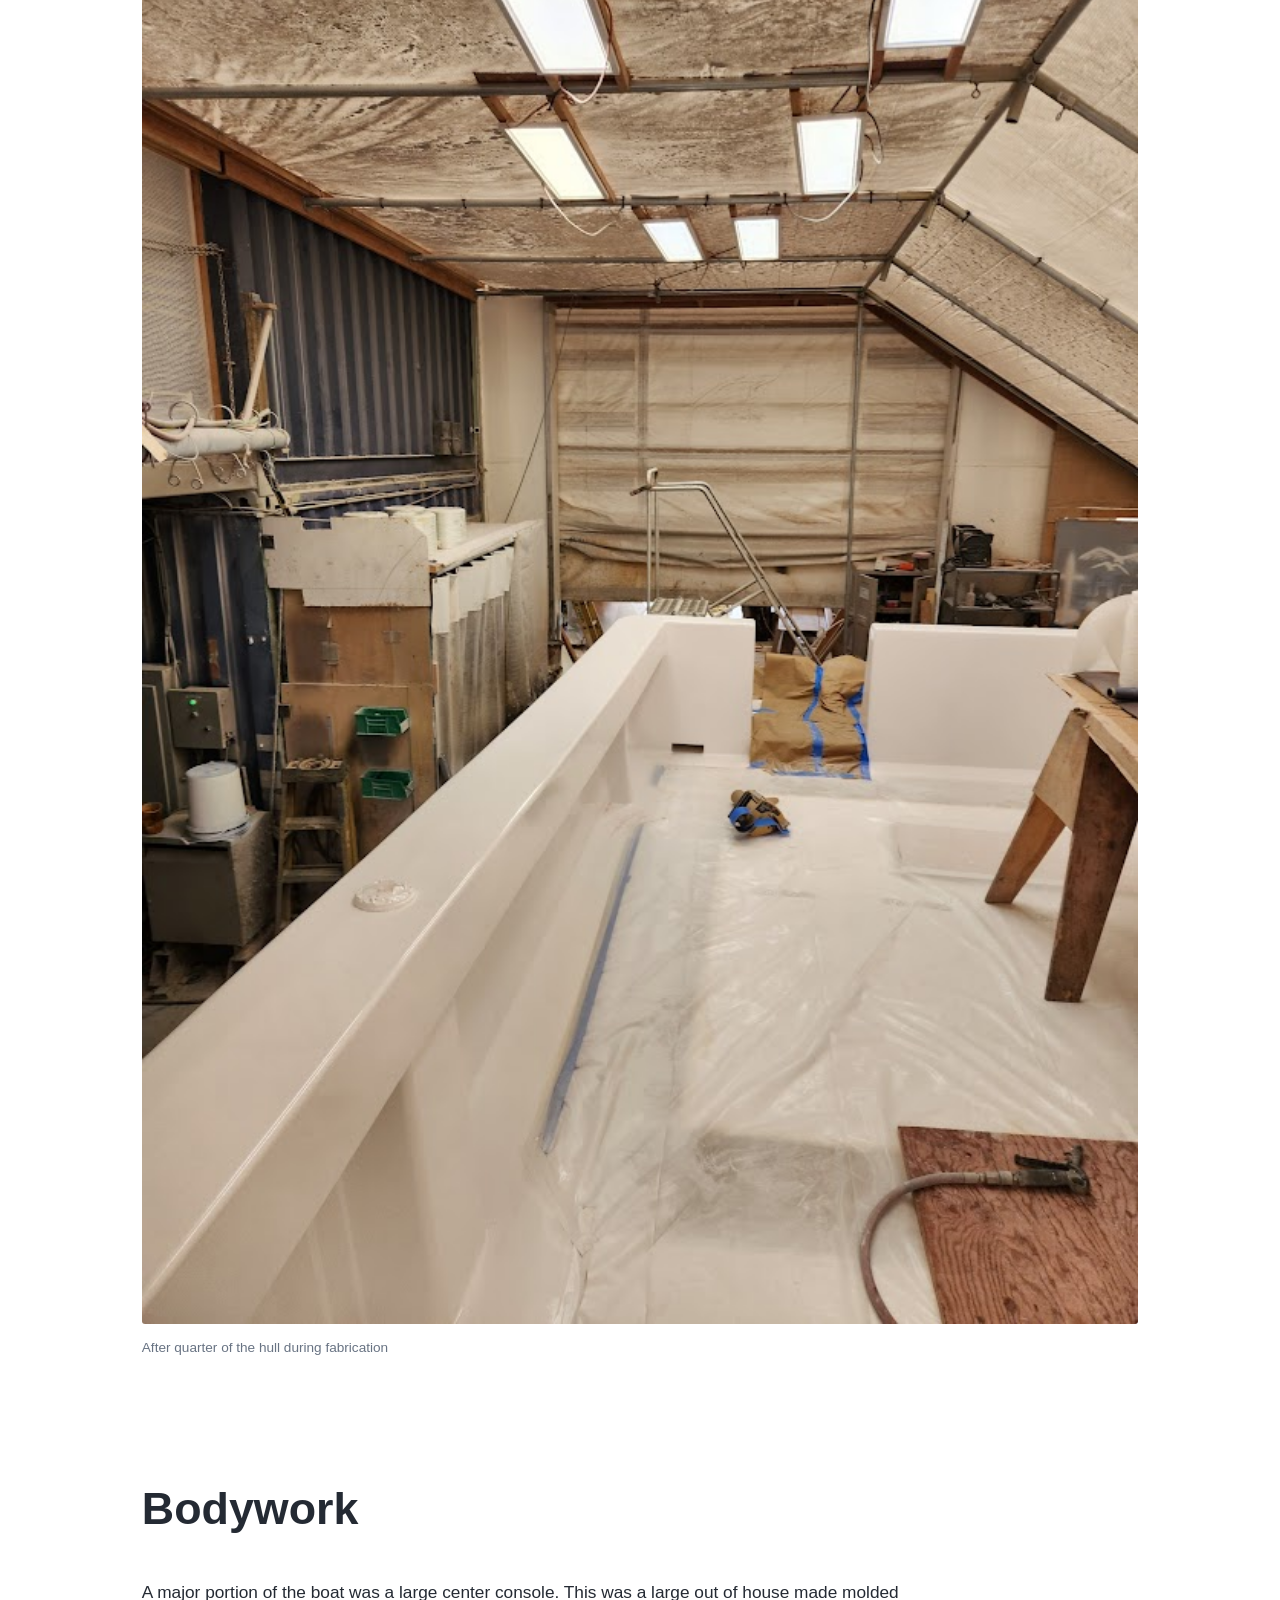
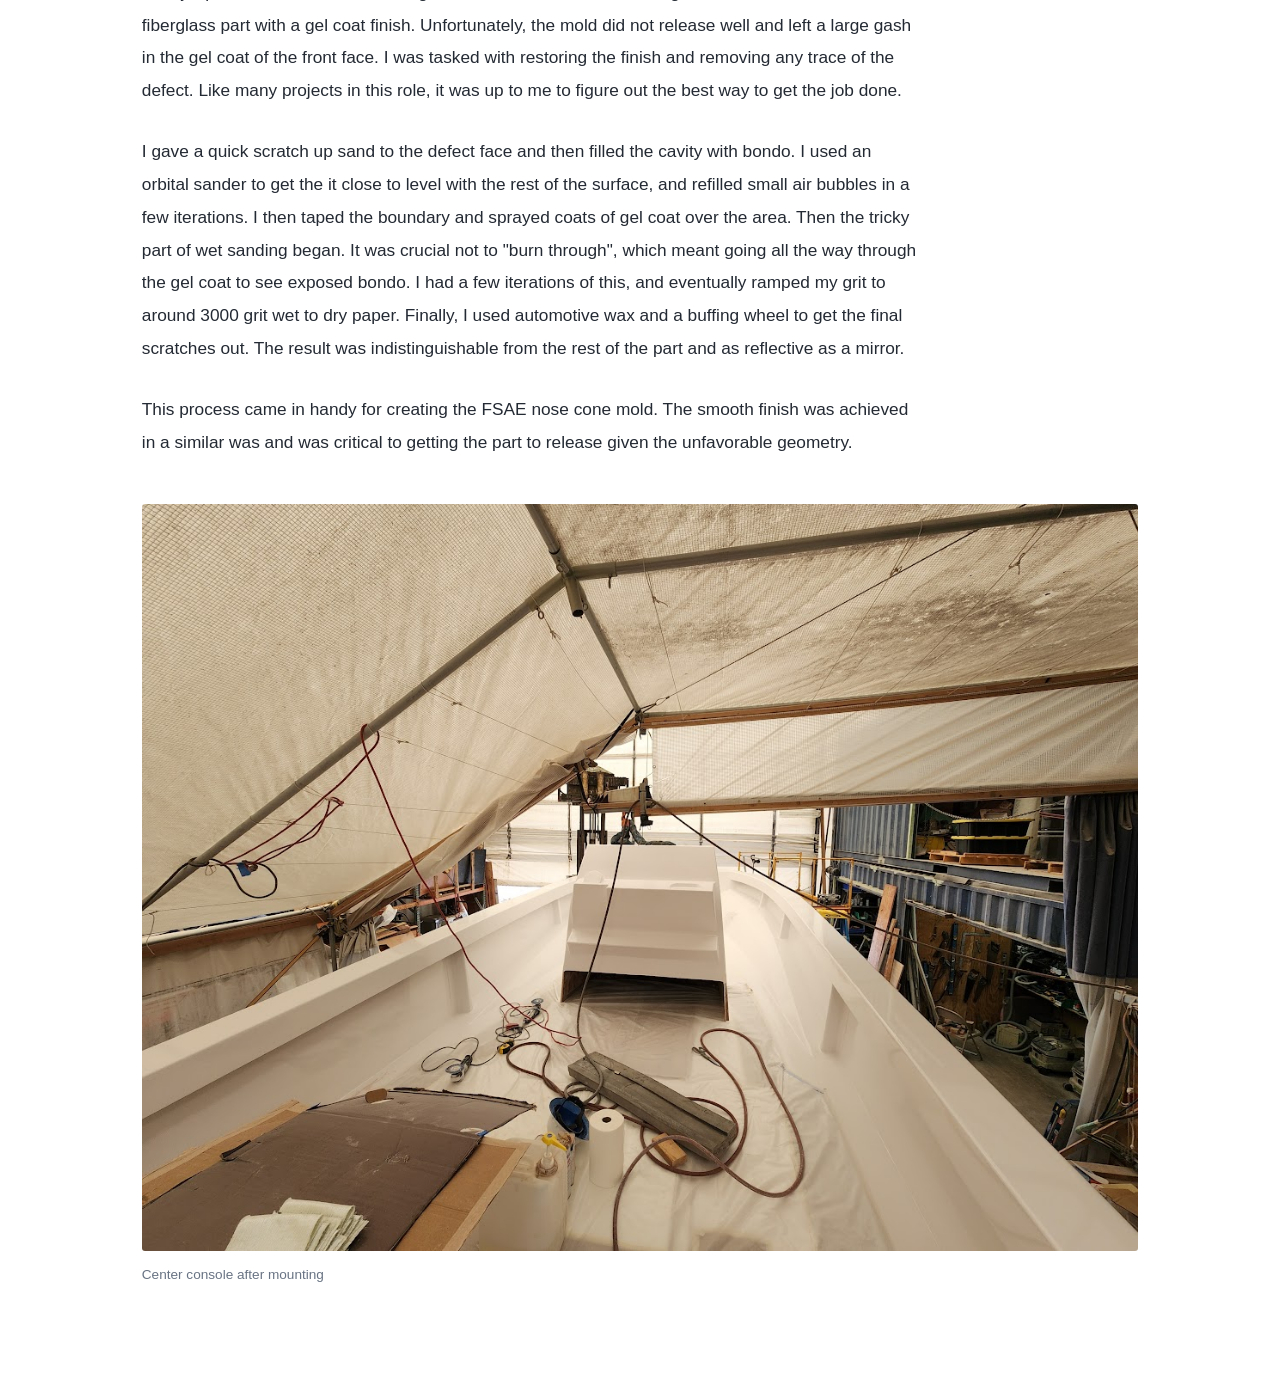
<file: projects/nvt.html>
<!DOCTYPE html>
<html lang="en">
<head>
    <link rel="stylesheet" href="../css/style.css">
    <meta charset="UTF-8">
    <meta name="viewport" content="width=device-width, initial-scale=1.0">
    <title>Engineering internship at Navatek Boatbuilders</title>
</head>
<body>
    <header class="site-header">
        <a href="../index.html" class="logo">Erik Anderson</a>
        <nav aria-label="Main navigation">
            <a href="../index.html">Home</a>
            <a href="../about/index.html">About</a>
        </nav>
    </header>

 <main>

    <article class="project">

        <header class="project-header">
        <p class="eyebrow">Fabrication / Mechanical Engineering</p>
        <h1>Navatek Boat Builders</h1>
        <p class="subtitle">
            Fiberglass layups, grinding, sanding, power tools
        </p>
    </header>
    <section>
    <h2>Introduction</h2>
    <p> I spent the summer 2024 as an engineering intern at Navatek boat builders and closely with FLS composites. Navatek boat builders specializes
        in custom marine vehicles designed for the rough and challenging conditions offshore in Hawaii. As sister companies to
        Pacific Shipyards International, projects often involved marine fiberglass and bodywork. The focal project of my time there was building
        a Seablade 42, which is a large powerboat designed by Navatek.
    </p>
    </section>

    <section>
    <h2>My Role</h2>
    <p>I immediately jumped into work on the floor. It was hands on from the start, working with power tools, sand paper, paint,
        solvents, etc. The two inch angle grinder became my best friend as I shaped, filled, glassed, and sanded my way through the
        summer.
    </p>
    </section>

    <section>
    <h2>SeaBlade 42 build</h2>
    <p>We got a large bare hull into the shop and work began fitting all components into it. To start, we painted the fuel tank
        area to coat the fiberglass, and lowered in the large tank with a forklift. The hull came with no deck or gunwhale attached,
        so work began to fabricate and integrate those components. The deck required heavy sanding around the edges to bond, so I used
        a powerful 4-1/2" grinder to get those down. The deck installation took a few attempts, using
        markers to identify areas with slight interferences. After a sufficient fit was achieved, we did a very large and fast layup to
        secure it in place.
    </p>
    <p>Over the course of the project, we fabricated hunreds of fiberglass parts from scratch. I spent hours in the fabric room measuring
        and cutting fiberglass and carbon fiber. L beams were fabricated from steel L molds in large batches, cut with an air saw,
        then bonded with epoxy to reinforce the inner ribs of the hull under the deck. Overall, the project helped me to develop numerous
        hands-on skills.
    </p>
    <figure>
        <img src="../images/nvt2.png"
            alt = "SeaBlade 42 bare hull">
            <figcaption>
                After quarter of the hull during fabrication
            </figcaption>
    </figure>
    </section>

    <section>
    <h2>Bodywork</h2>
    <p>A major portion of the boat was a large center console. This was a large out of house made molded fiberglass part with a gel
        coat finish. Unfortunately, the mold did not release well and left a large gash in the gel coat of the front face. I was tasked
        with restoring the finish and removing any trace of the defect. Like many projects in this role, it was up to me to figure out
        the best way to get the job done.
    </p>
    <p>I gave a quick scratch up sand to the defect face and then filled the cavity with bondo. I used an
        orbital sander to get the it close to level with the rest of the surface, and refilled small air bubbles in a few iterations.
        I then taped the boundary and sprayed coats of gel coat over the area. Then the tricky part of wet sanding began. It was crucial
        not to "burn through", which meant going all the way through the gel coat to see exposed bondo. I had a few iterations of this,
        and eventually ramped my grit to around 3000 grit wet to dry paper. Finally, I used automotive wax and a buffing wheel to get the
        final scratches out. The result was indistinguishable from the rest of the part and as reflective as a mirror.
    </p>
    <p>This process came in handy for creating the FSAE nose cone mold. The smooth finish was achieved in a similar was and was critical
        to getting the part to release given the unfavorable geometry.
    </p>
    <figure>
    <img src="../images/nvt3.png"
        alt = "SeaBlade 42 bare hull">
        <figcaption>
            Center console after mounting
        </figcaption>
</figure>
    </section>
    </article>
</main>
</body>
</html>
</file>
<file: css/style.css>
/* =================================
   GLOBAL
================================= */

* {
    box-sizing: border-box;
}

:root {
    --background: #ffffff;
    --text: #242a33;
    --muted: #687383;
    --accent: #245b91;
    --border: #edf0f3;
}

html {
    scroll-behavior: smooth;
}

body {
    margin: 0;
    background: var(--background);
    color: var(--text);
    font-family: Inter, "Helvetica Neue", Arial, sans-serif;
    font-size: 16px;
    line-height: 1.75;
}


/* =================================
   NAVIGATION
================================= */

.site-header {
    position: relative;
    top: 0;
    left: 0;
    width: 100%;
    padding: 22px 7%;
    display: flex;
    justify-content: space-between;
    align-items: center;
    z-index: 10;
    background: transparent;
}

.site-header a {
    color: var(--text);
    text-decoration: none;
}

.site-header .logo {
    font-size: 1.1rem;
    font-weight: 700;
}

.site-header nav {
    display: flex;
    gap: 32px;
}

.site-header nav a {
    color: var(--muted);
    font-size: 0.9rem;
}


/* =================================
   HERO
================================= */

.project-hero {
    min-height: 90vh;
    display: flex;
    align-items: center;
    padding: 130px 10% 90px;

    background:
        linear-gradient(
            90deg,
            rgba(0,0,0,0.45),
            rgba(0,0,0,0.05)
        ),
        url("../images/fsae-hero.jpg");

    background-size: cover;
    background-position: center;
}

.project-hero h1,
.project-hero .subtitle,
.project-hero .eyebrow {
    color: white;
}

.hero-content {
    max-width: 900px;
}

.eyebrow {
    color: var(--accent);
    font-size: 0.8rem;
    font-weight: 700;
    letter-spacing: 2px;
    text-transform: uppercase;
}

.project-hero h1 {
    max-width: 850px;
    margin: 20px 0;
    font-size: clamp(3rem, 6vw, 5.5rem);
    line-height: 1.08;
    letter-spacing: -2.5px;
}

.subtitle {
    max-width: 600px;
    color: var(--muted);
    font-size: clamp(1.1rem, 2vw, 1.4rem);
    line-height: 1.6;
}

/* =================================
   ABOUT HERO
================================= */

.about-hero {
    min-height: 90vh;
    display: flex;
    align-items: center;
    padding: 130px 10% 90px;

    background:
        linear-gradient(
            90deg,
            rgba(0,0,0,0.45),
            rgba(0,0,0,0.05)
        ),
        url("../images/about-hero.png");

    background-size: cover;
    background-position: center 30%;
}

.about-hero h1,
.about-hero .subtitle,
.about-hero .eyebrow {
    color: white;
}

.hero-content {
    max-width: 900px;
}

.eyebrow {
    color: var(--accent);
    font-size: 0.8rem;
    font-weight: 700;
    letter-spacing: 2px;
    text-transform: uppercase;
}

.about-hero h1 {
    max-width: 850px;
    margin: 20px 0;
    font-size: clamp(3rem, 6vw, 5.5rem);
    line-height: 1.08;
    letter-spacing: -2.5px;
}

.subtitle {
    max-width: 600px;
    color: var(--muted);
    font-size: clamp(1.1rem, 2vw, 1.4rem);
    line-height: 1.6;
}


/* =================================
   PROJECT CONTENT
================================= */

.project {
    max-width: 1150px;
    margin: 0 auto;
    padding: 0 clamp(25px, 6vw, 80px);
}

.project section {
    margin: 110px 0;
}

.project h2 {
    font-size: clamp(2rem, 3.5vw, 3rem);
    margin-bottom: 28px;
}

.project p {
    max-width: 780px;
    font-size: 1.08rem;
    line-height: 1.9;
    margin-bottom: 28px;
}


/* =================================
   FULL WIDTH IMAGE SECTIONS
================================= */

.image-break {
    min-height: 85vh;
    display: flex;
    align-items: center;
    padding: 80px 10%;
    margin: 80px 0;

    background-size: cover;
    background-position: center;
    background-repeat: no-repeat;
    background-attachment: fixed;

    position: relative;
    isolation: isolate;
}

.image-break::before {
    content: "";
    position: absolute;
    inset: 0;
    background: linear-gradient(
        90deg,
        rgba(0,0,0,0.55),
        rgba(0,0,0,0.05)
    );
    z-index: -1;
}

.image-break-content {
    max-width: 1100px;
    width: 100%;
    margin: 0 auto;
    padding: 60px;
    color: white;
}

.image-break h2,
.image-break .eyebrow {
    color: white;
}

.image-chassis {
    background-image: url("../images/fsae3.png");
}

.image-sailing {
    background-image: url("../images/icsanatls.png");

}


/* =================================
   IMAGES
================================= */

.project figure {
    margin: 45px 0;
}

.project figure img {
    display: block;
    width: 100%;
    height: auto;
    border-radius: 3px;
}

.project figcaption {
    margin-top: 12px;
    color: var(--muted);
    font-size: 0.85rem;
}


/* =================================
   MOBILE
================================= */
@media (max-width: 700px) {

    .site-header {
        padding: 18px 6%;
    }

    .site-header nav {
        gap: 18px;
    }

    .project-hero {
        min-height: 85vh;
        padding: 120px 7% 70px;
        background-position: 60% center;
    }

    .project-hero h1 {
        letter-spacing: -1px;
    }

    .project {
        padding: 0 23px;
    }

    .project section {
        margin: 60px 0;
    }

    .image-break {
        min-height: 500px;
        padding: 40px 5%;
    }

    .image-break-content {
        padding: 20px;
    }
}
</file>
